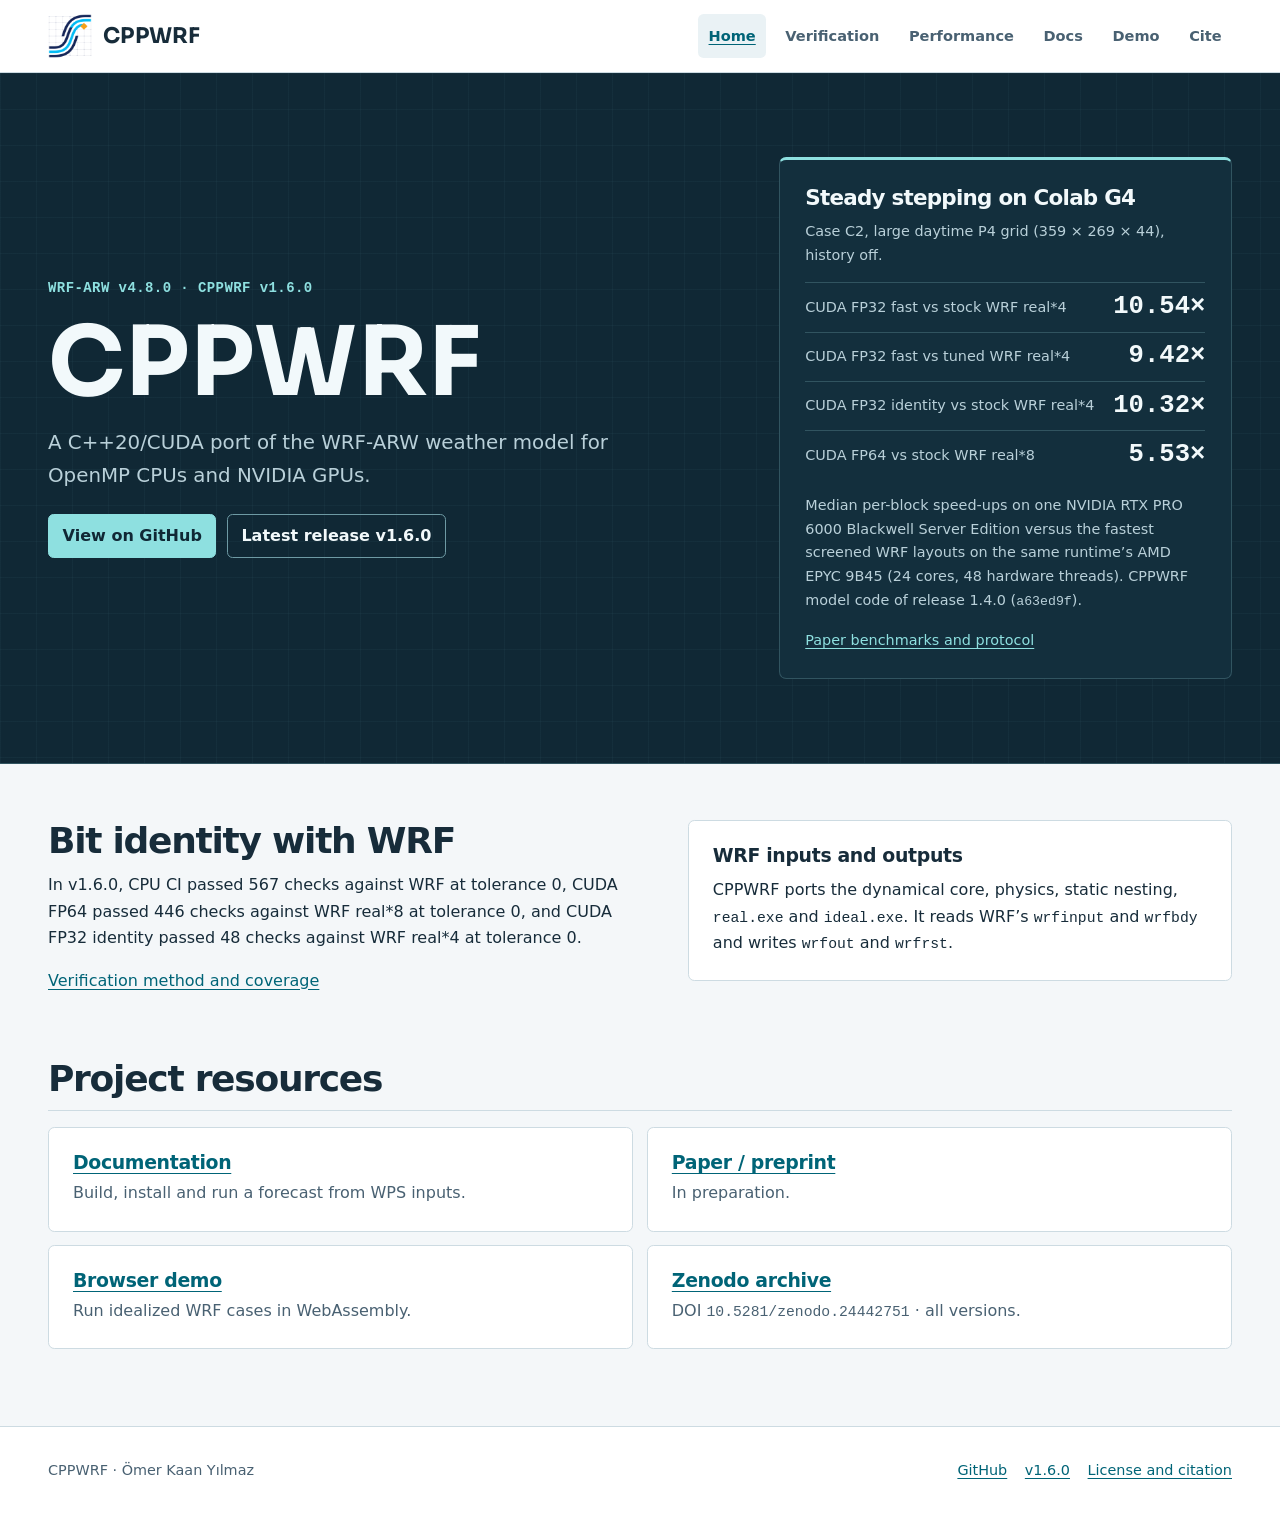
<file: index.html>
<!doctype html>
<html lang="en">
<head>
  <meta charset="utf-8">
  <meta name="viewport" content="width=device-width, initial-scale=1">
  <meta name="description" content="CPPWRF is a C++20/CUDA port of WRF-ARW v4.8.0 for OpenMP CPUs and NVIDIA GPUs.">
  <title>CPPWRF | A C++20/CUDA port of WRF-ARW</title>
  <link rel="icon" type="image/png" href="assets/favicon.png">
  <link rel="stylesheet" href="styles.css">
</head>
<body>
<a class="skip" href="#main">Skip to content</a>
<header class="site-header">
  <div class="shell header-inner">
    <a class="brand" href="index.html"><picture><source srcset="assets/mark-dark.png" media="(prefers-color-scheme: dark)"><img class="brand-mark" src="assets/mark.png" alt="" width="44" height="44"></picture><span class="brand-word">CPPWRF</span></a>
    <nav aria-label="Main">
      <ul class="site-nav">
        <li><a href="index.html" aria-current="page">Home</a></li>
        <li><a href="verification.html">Verification</a></li>
        <li><a href="performance.html">Performance</a></li>
        <li><a href="docs.html">Docs</a></li>
        <li><a href="demo.html">Demo</a></li>
        <li><a href="cite.html">Cite</a></li>
      </ul>
    </nav>
  </div>
</header>
<main id="main" tabindex="-1">
  <section class="hero" aria-labelledby="project">
    <div class="shell hero-layout">
      <div>
        <p class="eyebrow">WRF-ARW v4.8.0 · CPPWRF v1.6.0</p>
        <h1 id="project">CPPWRF</h1>
        <p class="tagline">A C++20/CUDA port of the WRF-ARW weather model for OpenMP CPUs and NVIDIA GPUs.</p>
        <ul class="actions">
          <li><a class="button" href="https://github.com/Xassemblianist/CPPWRF">View on GitHub</a></li>
          <li><a class="button secondary" href="https://github.com/Xassemblianist/CPPWRF/releases/tag/v1.6.0">Latest release v1.6.0</a></li>
        </ul>
      </div>
      <section class="bench-panel" aria-labelledby="bench-head">
        <h2 id="bench-head">Steady stepping on Colab G4</h2>
        <p class="bench-note">Case C2, large daytime P4 grid (359 × 269 × 44), history off.</p>
        <dl class="bench-metrics">
          <div><dt>CUDA FP32 fast vs stock WRF real*4</dt><dd>10.54×</dd></div>
          <div><dt>CUDA FP32 fast vs tuned WRF real*4</dt><dd>9.42×</dd></div>
          <div><dt>CUDA FP32 identity vs stock WRF real*4</dt><dd>10.32×</dd></div>
          <div><dt>CUDA FP64 vs stock WRF real*8</dt><dd>5.53×</dd></div>
        </dl>
        <p class="bench-note">Median per-block speed-ups on one NVIDIA RTX PRO 6000 Blackwell Server Edition versus the fastest screened WRF layouts on the same runtime’s AMD EPYC 9B45 (24 cores, 48 hardware threads). CPPWRF model code of release 1.4.0 (<code>a63ed9f</code>).</p>
        <p class="bench-note"><a href="performance.html">Paper benchmarks and protocol</a></p>
      </section>
    </div>
  </section>
  <div class="shell content home-content">
    <section class="section split" aria-labelledby="identity">
      <div>
        <h2 id="identity">Bit identity with WRF</h2>
        <p>In v1.6.0, CPU CI passed 567 checks against WRF at tolerance 0, CUDA FP64 passed 446 checks against WRF real*8 at tolerance 0, and CUDA FP32 identity passed 48 checks against WRF real*4 at tolerance 0.</p>
        <p><a href="verification.html">Verification method and coverage</a></p>
      </div>
      <div class="panel">
        <h3>WRF inputs and outputs</h3>
        <p>CPPWRF ports the dynamical core, physics, static nesting, <code>real.exe</code> and <code>ideal.exe</code>. It reads WRF’s <code>wrfinput</code> and <code>wrfbdy</code> and writes <code>wrfout</code> and <code>wrfrst</code>.</p>
      </div>
    </section>
    <section class="section" aria-labelledby="resources">
      <h2 class="section-title" id="resources">Project resources</h2>
      <div class="grid">
        <article class="resource"><h3><a href="docs.html">Documentation</a></h3><p>Build, install and run a forecast from WPS inputs.</p></article>
        <article class="resource"><h3><a href="performance.html#paper">Paper / preprint</a></h3><p>In preparation.</p></article>
        <article class="resource"><h3><a href="demo.html">Browser demo</a></h3><p>Run idealized WRF cases in WebAssembly.</p></article>
        <article class="resource"><h3><a href="https://doi.org/10.5281/zenodo.24442751">Zenodo archive</a></h3><p>DOI <code>10.5281/zenodo.24442751</code> · all versions.</p></article>
      </div>
    </section>
  </div>
</main>
<footer class="site-footer">
  <div class="shell footer-inner">
    <p>CPPWRF · Ömer Kaan Yılmaz</p>
    <nav aria-label="Project links">
      <ul class="footer-nav">
        <li><a href="https://github.com/Xassemblianist/CPPWRF">GitHub</a></li>
        <li><a href="https://github.com/Xassemblianist/CPPWRF/releases/tag/v1.6.0">v1.6.0</a></li>
        <li><a href="cite.html#license">License and citation</a></li>
      </ul>
    </nav>
  </div>
</footer>
<script src="assets/header.js" defer></script>
</body>
</html>
</file>
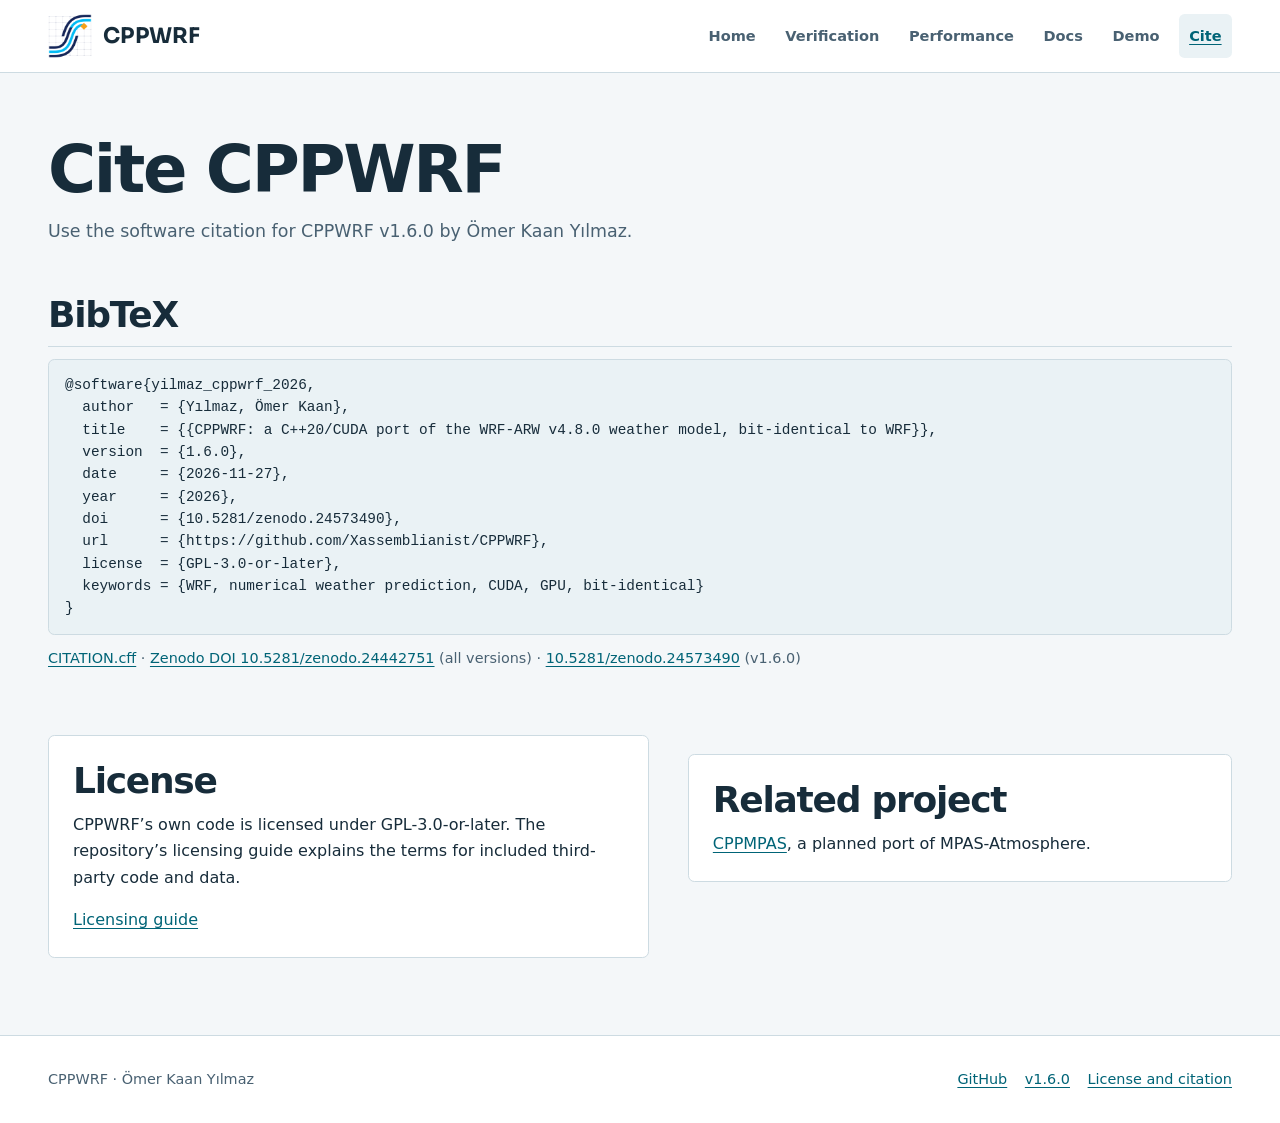
<file: cite.html>
<!doctype html>
<html lang="en">
<head>
  <meta charset="utf-8">
  <meta name="viewport" content="width=device-width, initial-scale=1">
  <meta name="description" content="Cite CPPWRF v1.6.0, find its Zenodo DOI, and read the software licensing terms.">
  <title>Cite | CPPWRF</title>
  <link rel="icon" type="image/png" href="assets/favicon.png">
  <link rel="stylesheet" href="styles.css">
</head>
<body>
<a class="skip" href="#main">Skip to content</a>
<header class="site-header">
  <div class="shell header-inner">
    <a class="brand" href="index.html"><picture><source srcset="assets/mark-dark.png" media="(prefers-color-scheme: dark)"><img class="brand-mark" src="assets/mark.png" alt="" width="44" height="44"></picture><span class="brand-word">CPPWRF</span></a>
    <nav aria-label="Main">
      <ul class="site-nav">
        <li><a href="index.html">Home</a></li>
        <li><a href="verification.html">Verification</a></li>
        <li><a href="performance.html">Performance</a></li>
        <li><a href="docs.html">Docs</a></li>
        <li><a href="demo.html">Demo</a></li>
        <li><a href="cite.html" aria-current="page">Cite</a></li>
      </ul>
    </nav>
  </div>
</header>
<main id="main" tabindex="-1">
  <header class="shell page-head">
    <h1>Cite CPPWRF</h1>
    <p class="measure">Use the software citation for CPPWRF v1.6.0 by Ömer Kaan Yılmaz.</p>
  </header>
  <div class="shell content">
    <section class="section" id="citation">
      <h2 class="section-title">BibTeX</h2>
      <pre><code>@software{yilmaz_cppwrf_2026,
  author   = {Yılmaz, Ömer Kaan},
  title    = {{CPPWRF: a C++20/CUDA port of the WRF-ARW v4.8.0 weather model, bit-identical to WRF}},
  version  = {1.6.0},
  date     = {2026-11-27},
  year     = {2026},
  doi      = {10.5281/zenodo.24573490},
  url      = {https://github.com/Xassemblianist/CPPWRF},
  license  = {GPL-3.0-or-later},
  keywords = {WRF, numerical weather prediction, CUDA, GPU, bit-identical}
}</code></pre>
      <p class="fit-note"><a href="https://github.com/Xassemblianist/CPPWRF/blob/v1.6.0/CITATION.cff">CITATION.cff</a> · <a href="https://doi.org/10.5281/zenodo.24442751">Zenodo DOI 10.5281/zenodo.24442751</a> (all versions) · <a href="https://doi.org/10.5281/zenodo.24573490">10.5281/zenodo.24573490</a> (v1.6.0)</p>
    </section>
    <section class="section split" id="license" aria-label="License and related project">
      <article class="panel">
        <h2>License</h2>
        <p>CPPWRF’s own code is licensed under GPL-3.0-or-later. The repository’s licensing guide explains the terms for included third-party code and data.</p>
        <p><a href="https://github.com/Xassemblianist/CPPWRF/blob/v1.6.0/docs/LICENSING.md">Licensing guide</a></p>
      </article>
      <article class="panel">
        <h2>Related project</h2>
        <p><a href="https://github.com/Xassemblianist/CPPMPAS">CPPMPAS</a>, a planned port of MPAS-Atmosphere.</p>
      </article>
    </section>
  </div>
</main>
<footer class="site-footer">
  <div class="shell footer-inner">
    <p>CPPWRF · Ömer Kaan Yılmaz</p>
    <nav aria-label="Project links">
      <ul class="footer-nav">
        <li><a href="https://github.com/Xassemblianist/CPPWRF">GitHub</a></li>
        <li><a href="https://github.com/Xassemblianist/CPPWRF/releases/tag/v1.6.0">v1.6.0</a></li>
        <li><a href="cite.html#license">License and citation</a></li>
      </ul>
    </nav>
  </div>
</footer>
<script src="assets/header.js" defer></script>
</body>
</html>
</file>
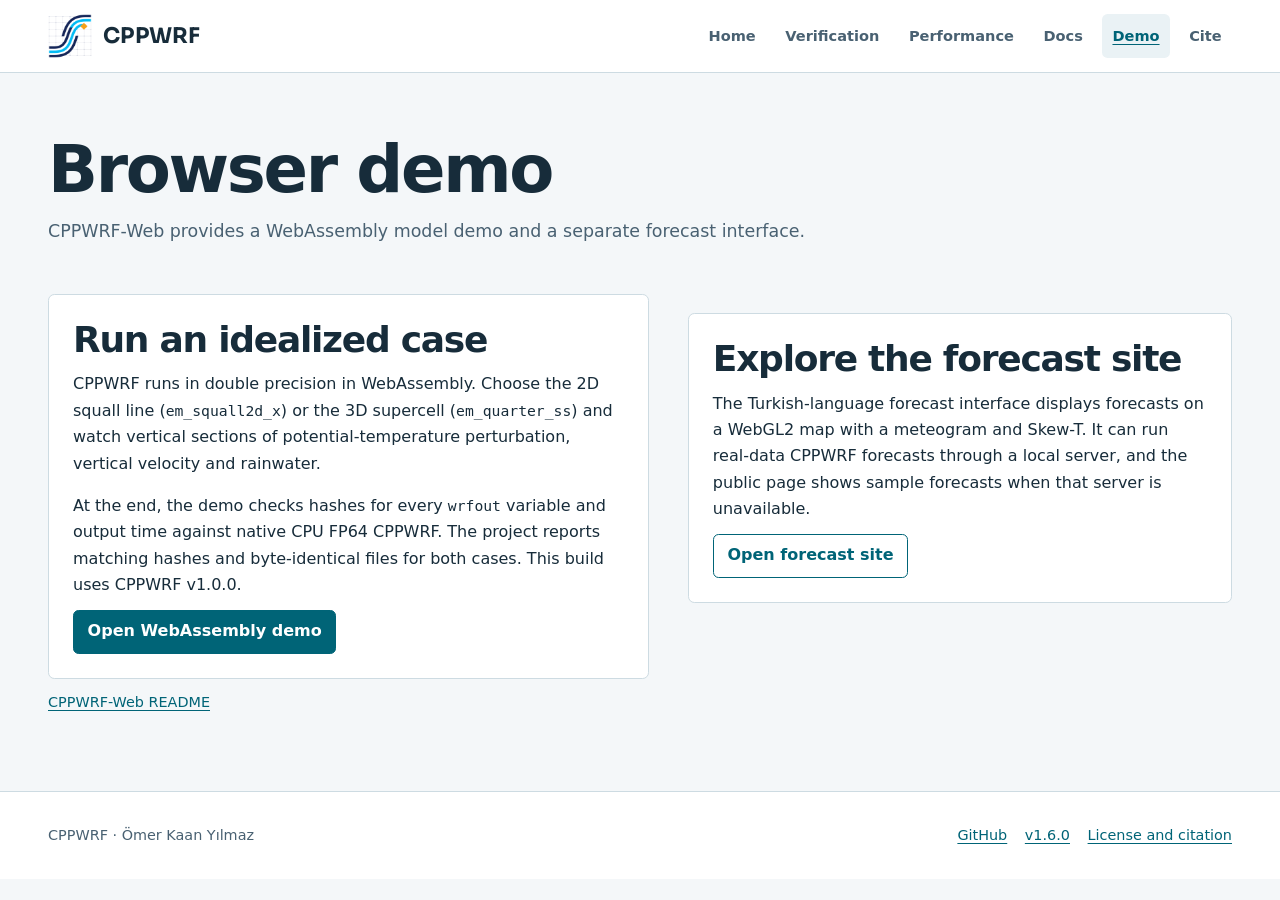
<file: demo.html>
<!doctype html>
<html lang="en">
<head>
  <meta charset="utf-8">
  <meta name="viewport" content="width=device-width, initial-scale=1">
  <meta name="description" content="Run idealized CPPWRF cases in WebAssembly or explore the separate forecast site.">
  <title>Demo | CPPWRF</title>
  <link rel="icon" type="image/png" href="assets/favicon.png">
  <link rel="stylesheet" href="styles.css">
</head>
<body>
<a class="skip" href="#main">Skip to content</a>
<header class="site-header">
  <div class="shell header-inner">
    <a class="brand" href="index.html"><picture><source srcset="assets/mark-dark.png" media="(prefers-color-scheme: dark)"><img class="brand-mark" src="assets/mark.png" alt="" width="44" height="44"></picture><span class="brand-word">CPPWRF</span></a>
    <nav aria-label="Main">
      <ul class="site-nav">
        <li><a href="index.html">Home</a></li>
        <li><a href="verification.html">Verification</a></li>
        <li><a href="performance.html">Performance</a></li>
        <li><a href="docs.html">Docs</a></li>
        <li><a href="demo.html" aria-current="page">Demo</a></li>
        <li><a href="cite.html">Cite</a></li>
      </ul>
    </nav>
  </div>
</header>
<main id="main" tabindex="-1">
  <header class="shell page-head">
    <h1>Browser demo</h1>
    <p class="measure">CPPWRF-Web provides a WebAssembly model demo and a separate forecast interface.</p>
  </header>
  <div class="shell content">
    <section class="section split" aria-label="CPPWRF-Web pages">
      <article class="panel">
        <h2>Run an idealized case</h2>
        <p>CPPWRF runs in double precision in WebAssembly. Choose the 2D squall line (<code>em_squall2d_x</code>) or the 3D supercell (<code>em_quarter_ss</code>) and watch vertical sections of potential-temperature perturbation, vertical velocity and rainwater.</p>
        <p>At the end, the demo checks hashes for every <code>wrfout</code> variable and output time against native CPU FP64 CPPWRF. The project reports matching hashes and byte-identical files for both cases. This build uses CPPWRF v1.0.0.</p>
        <ul class="actions"><li><a class="button" href="https://xassemblianist.github.io/CPPWRF-WEB/web1.html">Open WebAssembly demo</a></li></ul>
      </article>
      <article class="panel">
        <h2>Explore the forecast site</h2>
        <p>The Turkish-language forecast interface displays forecasts on a WebGL2 map with a meteogram and Skew-T. It can run real-data CPPWRF forecasts through a local server, and the public page shows sample forecasts when that server is unavailable.</p>
        <ul class="actions"><li><a class="button secondary" href="https://xassemblianist.github.io/CPPWRF-WEB/">Open forecast site</a></li></ul>
      </article>
    </section>
    <p class="fit-note"><a href="https://github.com/Xassemblianist/CPPWRF-WEB/blob/main/README.md">CPPWRF-Web README</a></p>
  </div>
</main>
<footer class="site-footer">
  <div class="shell footer-inner">
    <p>CPPWRF · Ömer Kaan Yılmaz</p>
    <nav aria-label="Project links">
      <ul class="footer-nav">
        <li><a href="https://github.com/Xassemblianist/CPPWRF">GitHub</a></li>
        <li><a href="https://github.com/Xassemblianist/CPPWRF/releases/tag/v1.6.0">v1.6.0</a></li>
        <li><a href="cite.html#license">License and citation</a></li>
      </ul>
    </nav>
  </div>
</footer>
<script src="assets/header.js" defer></script>
</body>
</html>
</file>
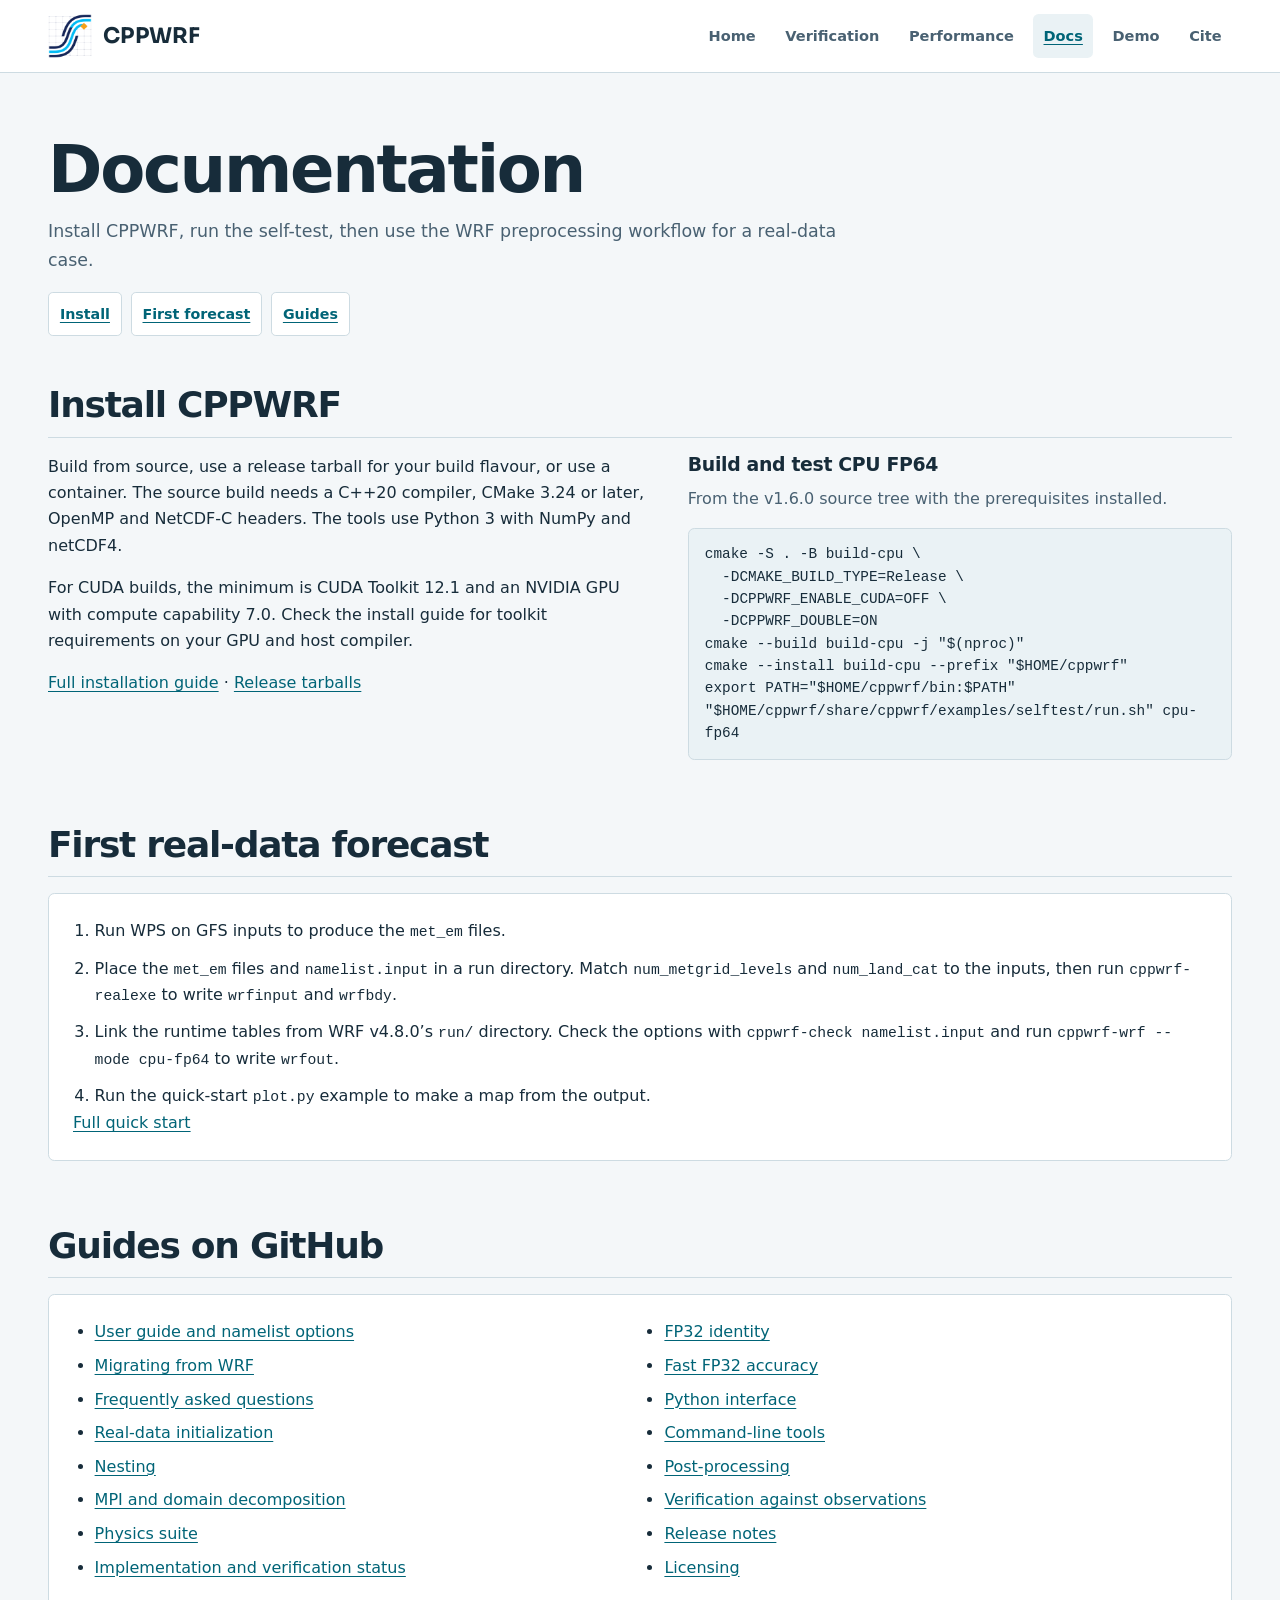
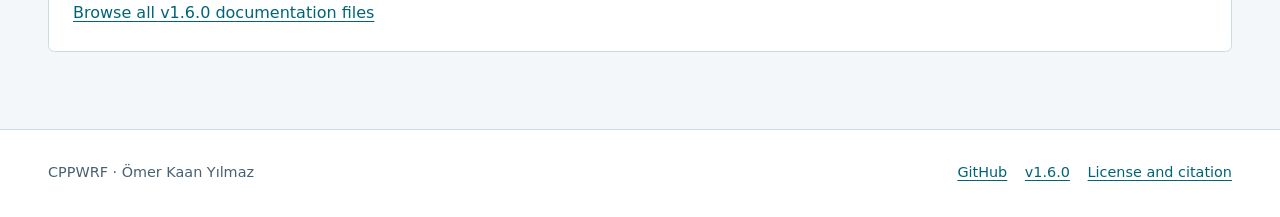
<file: docs.html>
<!doctype html>
<html lang="en">
<head>
  <meta charset="utf-8">
  <meta name="viewport" content="width=device-width, initial-scale=1">
  <meta name="description" content="Install CPPWRF, run the self-test, and start a real-data forecast with WPS inputs.">
  <title>Docs | CPPWRF</title>
  <link rel="icon" type="image/png" href="assets/favicon.png">
  <link rel="stylesheet" href="styles.css">
</head>
<body>
<a class="skip" href="#main">Skip to content</a>
<header class="site-header">
  <div class="shell header-inner">
    <a class="brand" href="index.html"><picture><source srcset="assets/mark-dark.png" media="(prefers-color-scheme: dark)"><img class="brand-mark" src="assets/mark.png" alt="" width="44" height="44"></picture><span class="brand-word">CPPWRF</span></a>
    <nav aria-label="Main">
      <ul class="site-nav">
        <li><a href="index.html">Home</a></li>
        <li><a href="verification.html">Verification</a></li>
        <li><a href="performance.html">Performance</a></li>
        <li><a href="docs.html" aria-current="page">Docs</a></li>
        <li><a href="demo.html">Demo</a></li>
        <li><a href="cite.html">Cite</a></li>
      </ul>
    </nav>
  </div>
</header>
<main id="main" tabindex="-1">
  <header class="shell page-head">
    <h1>Documentation</h1>
    <p class="measure">Install CPPWRF, run the self-test, then use the WRF preprocessing workflow for a real-data case.</p>
    <nav aria-label="On this page">
      <ul class="jump-links">
        <li><a href="#install">Install</a></li>
        <li><a href="#forecast">First forecast</a></li>
        <li><a href="#guides">Guides</a></li>
      </ul>
    </nav>
  </header>
  <div class="shell content">
    <section class="section" id="install">
      <h2 class="section-title">Install CPPWRF</h2>
      <div class="split">
        <div>
          <p>Build from source, use a release tarball for your build flavour, or use a container. The source build needs a C++20 compiler, CMake 3.24 or later, OpenMP and NetCDF-C headers. The tools use Python 3 with NumPy and netCDF4.</p>
          <p>For CUDA builds, the minimum is CUDA Toolkit 12.1 and an NVIDIA GPU with compute capability 7.0. Check the install guide for toolkit requirements on your GPU and host compiler.</p>
          <p><a href="https://github.com/Xassemblianist/CPPWRF/blob/v1.6.0/docs/INSTALL.md">Full installation guide</a> · <a href="https://github.com/Xassemblianist/CPPWRF/releases/tag/v1.6.0">Release tarballs</a></p>
        </div>
        <div>
          <h3>Build and test CPU FP64</h3>
          <p class="small">From the v1.6.0 source tree with the prerequisites installed.</p>
          <pre><code>cmake -S . -B build-cpu \
  -DCMAKE_BUILD_TYPE=Release \
  -DCPPWRF_ENABLE_CUDA=OFF \
  -DCPPWRF_DOUBLE=ON
cmake --build build-cpu -j "$(nproc)"
cmake --install build-cpu --prefix "$HOME/cppwrf"
export PATH="$HOME/cppwrf/bin:$PATH"
"$HOME/cppwrf/share/cppwrf/examples/selftest/run.sh" cpu-fp64</code></pre>
        </div>
      </div>
    </section>
    <section class="section" id="forecast">
      <h2 class="section-title">First real-data forecast</h2>
      <div class="panel">
        <ol class="step-list">
          <li>Run WPS on GFS inputs to produce the <code>met_em</code> files.</li>
          <li>Place the <code>met_em</code> files and <code>namelist.input</code> in a run directory. Match <code>num_metgrid_levels</code> and <code>num_land_cat</code> to the inputs, then run <code>cppwrf-realexe</code> to write <code>wrfinput</code> and <code>wrfbdy</code>.</li>
          <li>Link the runtime tables from WRF v4.8.0’s <code>run/</code> directory. Check the options with <code>cppwrf-check namelist.input</code> and run <code>cppwrf-wrf --mode cpu-fp64</code> to write <code>wrfout</code>.</li>
          <li>Run the quick-start <code>plot.py</code> example to make a map from the output.</li>
        </ol>
        <p><a href="https://github.com/Xassemblianist/CPPWRF/blob/v1.6.0/docs/QUICKSTART.md">Full quick start</a></p>
      </div>
    </section>
    <section class="section" id="guides">
      <h2 class="section-title">Guides on GitHub</h2>
      <div class="panel">
        <ul class="link-list">
          <li><a href="https://github.com/Xassemblianist/CPPWRF/blob/v1.6.0/docs/USER_GUIDE.md">User guide and namelist options</a></li>
          <li><a href="https://github.com/Xassemblianist/CPPWRF/blob/v1.6.0/docs/MIGRATING_FROM_WRF.md">Migrating from WRF</a></li>
          <li><a href="https://github.com/Xassemblianist/CPPWRF/blob/v1.6.0/docs/FAQ.md">Frequently asked questions</a></li>
          <li><a href="https://github.com/Xassemblianist/CPPWRF/blob/v1.6.0/docs/REAL.md">Real-data initialization</a></li>
          <li><a href="https://github.com/Xassemblianist/CPPWRF/blob/v1.6.0/docs/NESTING.md">Nesting</a></li>
          <li><a href="https://github.com/Xassemblianist/CPPWRF/blob/v1.6.0/docs/MPI.md">MPI and domain decomposition</a></li>
          <li><a href="https://github.com/Xassemblianist/CPPWRF/blob/v1.6.0/docs/PHYSICS_SUITE.md">Physics suite</a></li>
          <li><a href="https://github.com/Xassemblianist/CPPWRF/blob/v1.6.0/docs/STATUS.md">Implementation and verification status</a></li>
          <li><a href="https://github.com/Xassemblianist/CPPWRF/blob/v1.6.0/docs/FP32_IDENTITY.md">FP32 identity</a></li>
          <li><a href="https://github.com/Xassemblianist/CPPWRF/blob/v1.6.0/docs/FP32_ACCURACY.md">Fast FP32 accuracy</a></li>
          <li><a href="https://github.com/Xassemblianist/CPPWRF/blob/v1.6.0/docs/PYTHON.md">Python interface</a></li>
          <li><a href="https://github.com/Xassemblianist/CPPWRF/blob/v1.6.0/docs/TOOLS.md">Command-line tools</a></li>
          <li><a href="https://github.com/Xassemblianist/CPPWRF/blob/v1.6.0/docs/POST.md">Post-processing</a></li>
          <li><a href="https://github.com/Xassemblianist/CPPWRF/blob/v1.6.0/docs/VERIFY_OBS.md">Verification against observations</a></li>
          <li><a href="https://github.com/Xassemblianist/CPPWRF/blob/v1.6.0/docs/RELEASE_NOTES.md">Release notes</a></li>
          <li><a href="https://github.com/Xassemblianist/CPPWRF/blob/v1.6.0/docs/LICENSING.md">Licensing</a></li>
        </ul>
        <p><a href="https://github.com/Xassemblianist/CPPWRF/tree/v1.6.0/docs">Browse all v1.6.0 documentation files</a></p>
      </div>
    </section>
  </div>
</main>
<footer class="site-footer">
  <div class="shell footer-inner">
    <p>CPPWRF · Ömer Kaan Yılmaz</p>
    <nav aria-label="Project links">
      <ul class="footer-nav">
        <li><a href="https://github.com/Xassemblianist/CPPWRF">GitHub</a></li>
        <li><a href="https://github.com/Xassemblianist/CPPWRF/releases/tag/v1.6.0">v1.6.0</a></li>
        <li><a href="cite.html#license">License and citation</a></li>
      </ul>
    </nav>
  </div>
</footer>
<script src="assets/header.js" defer></script>
</body>
</html>
</file>
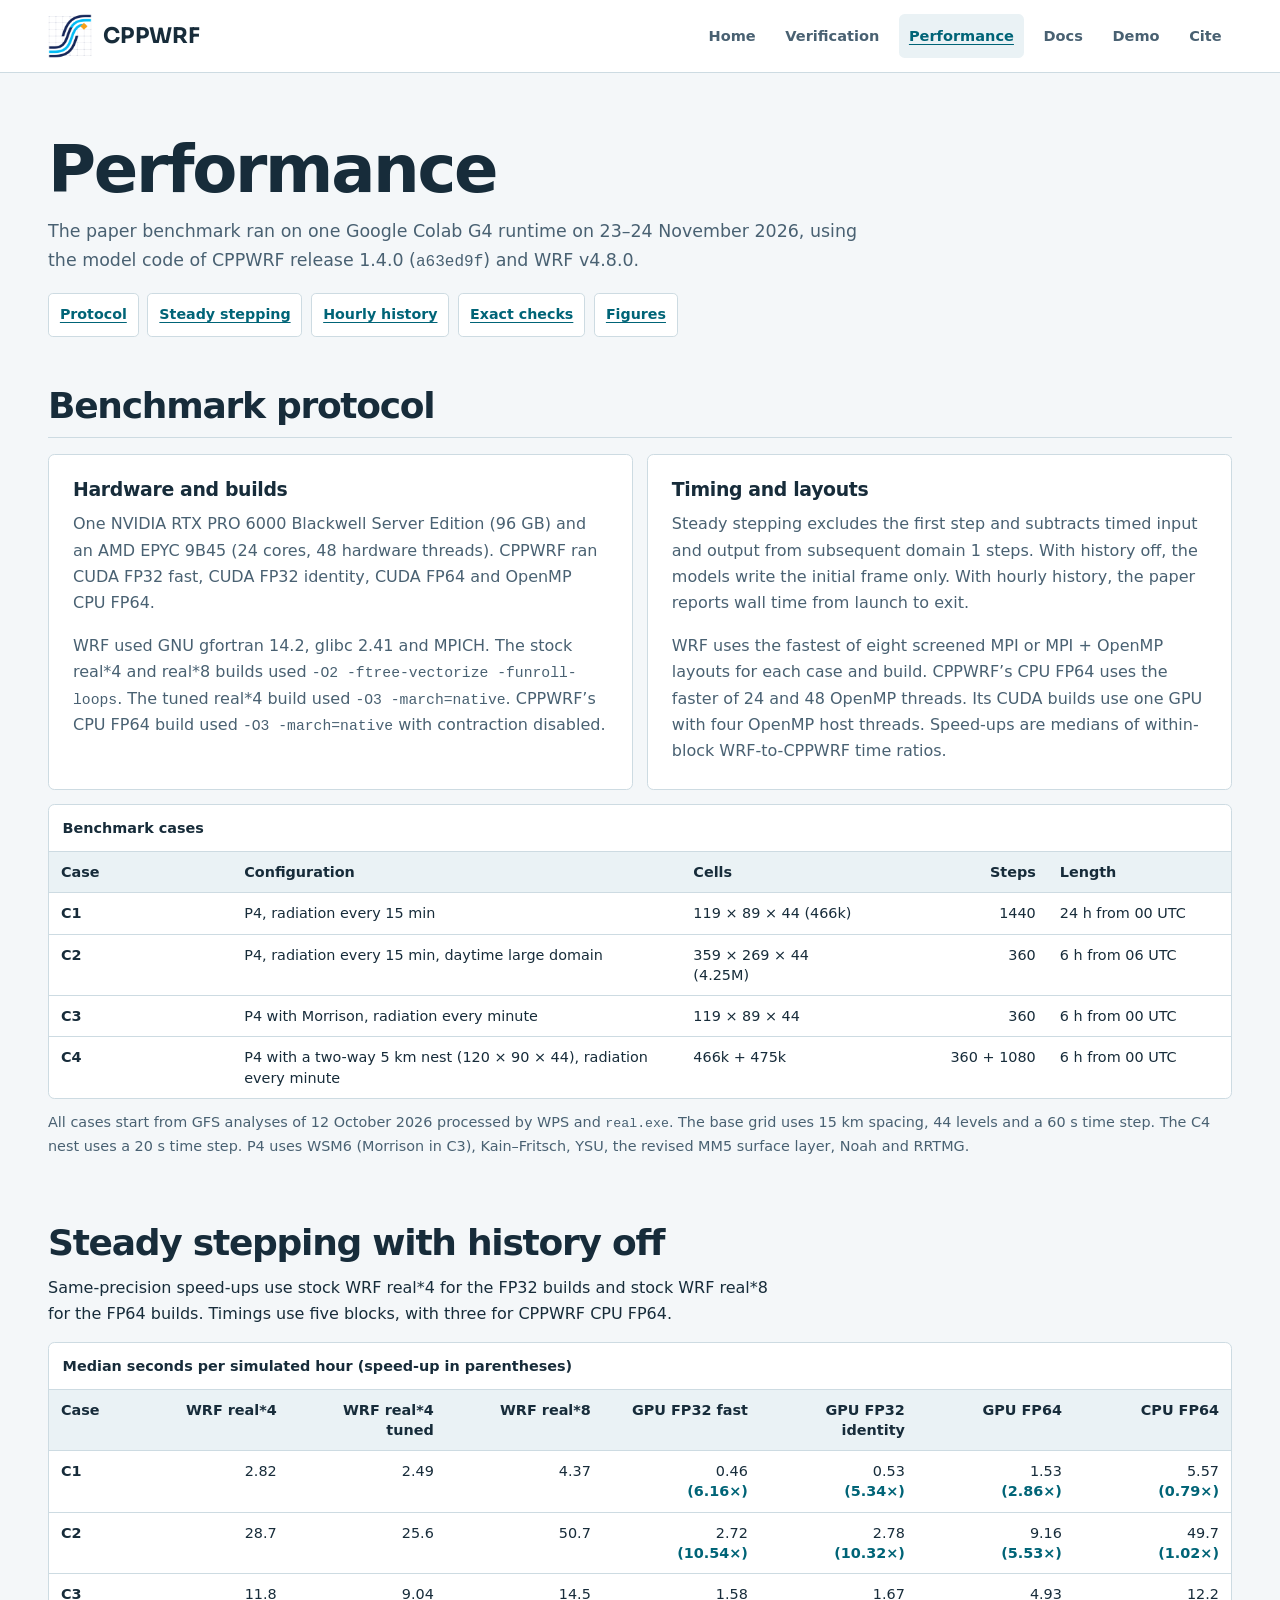
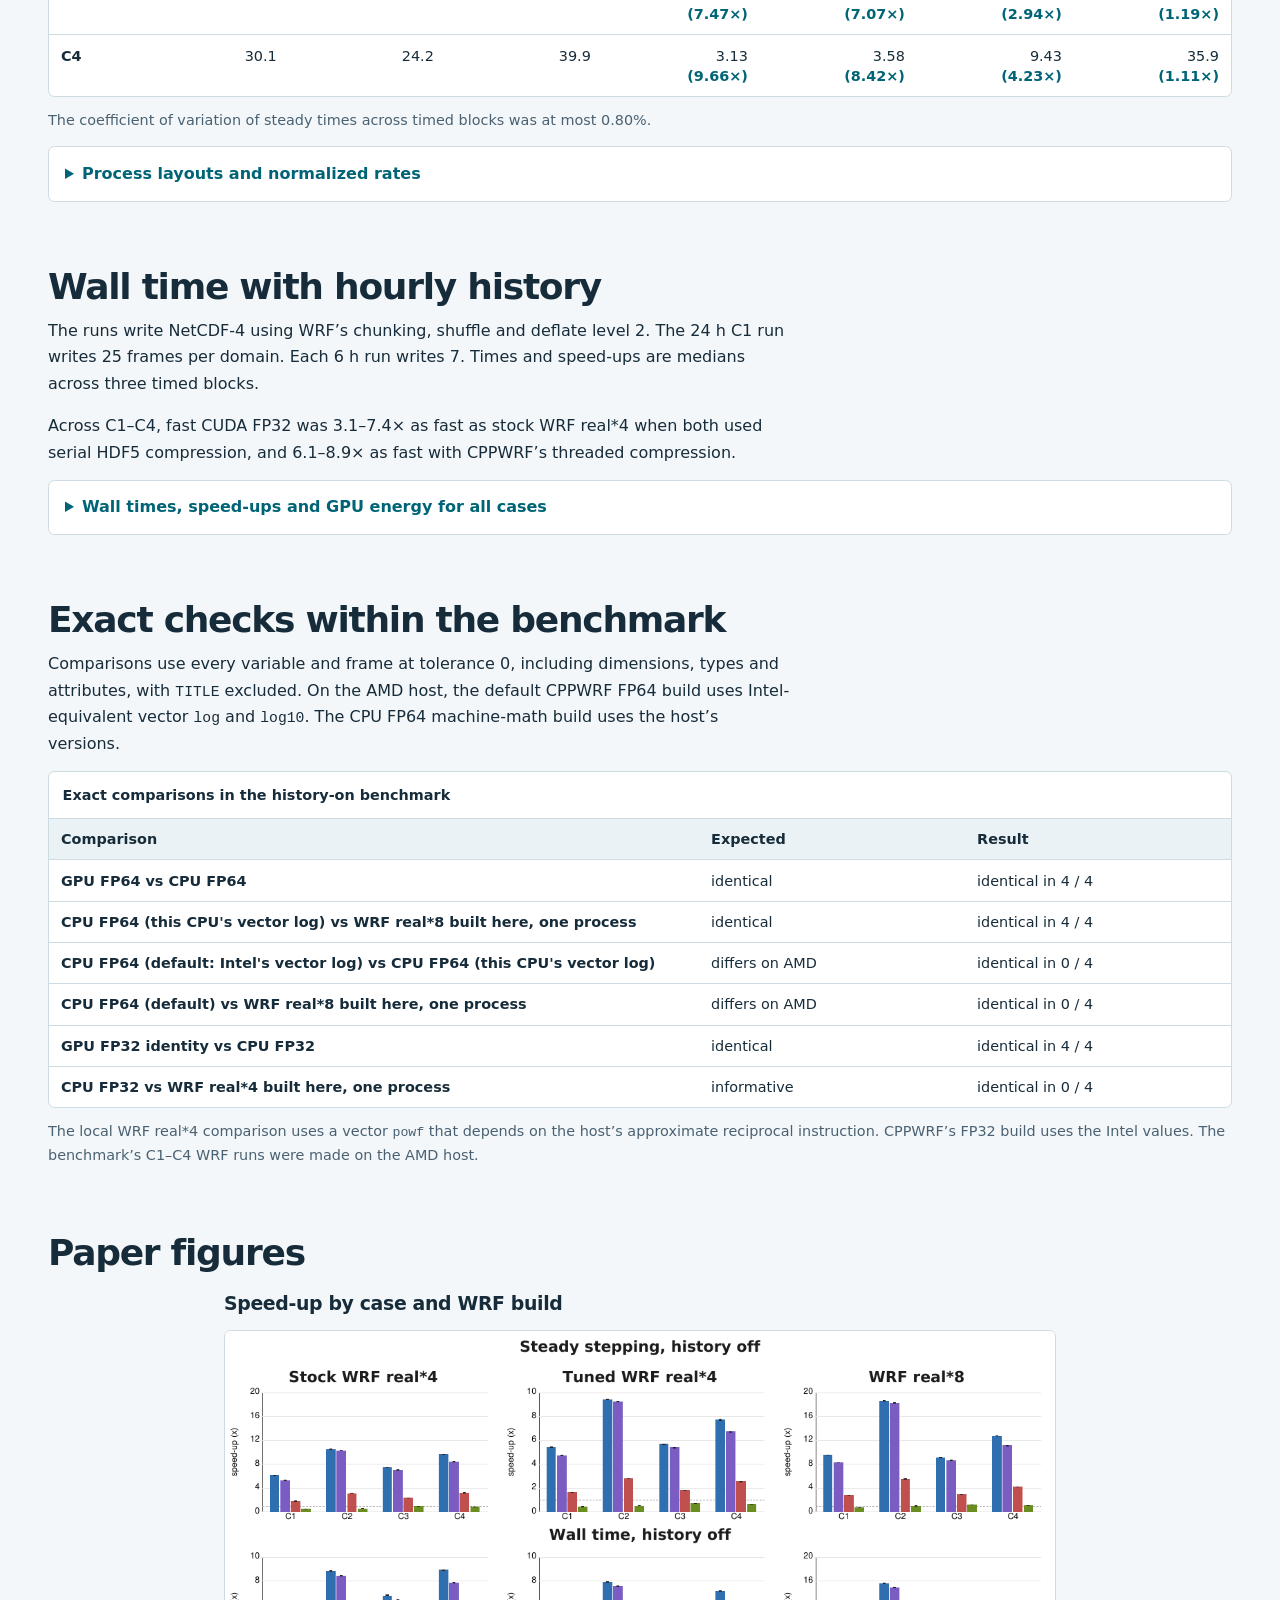
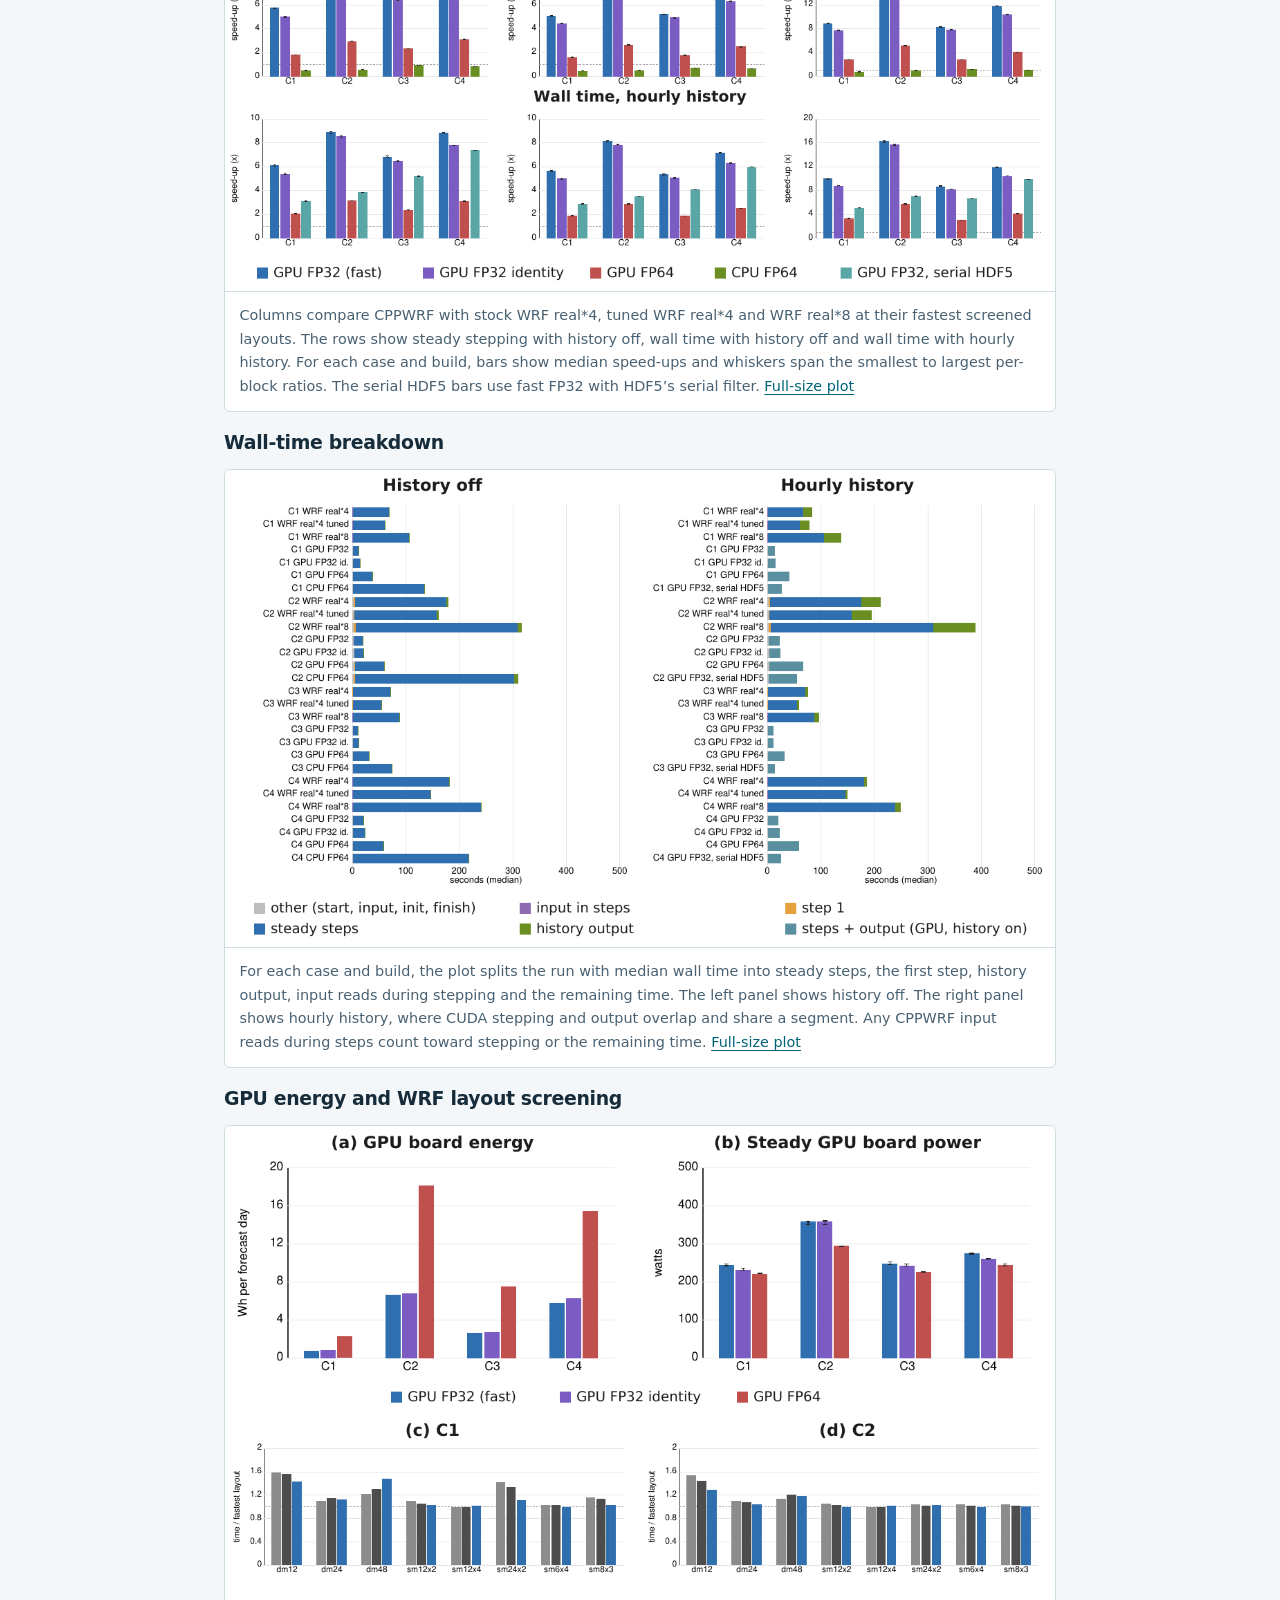
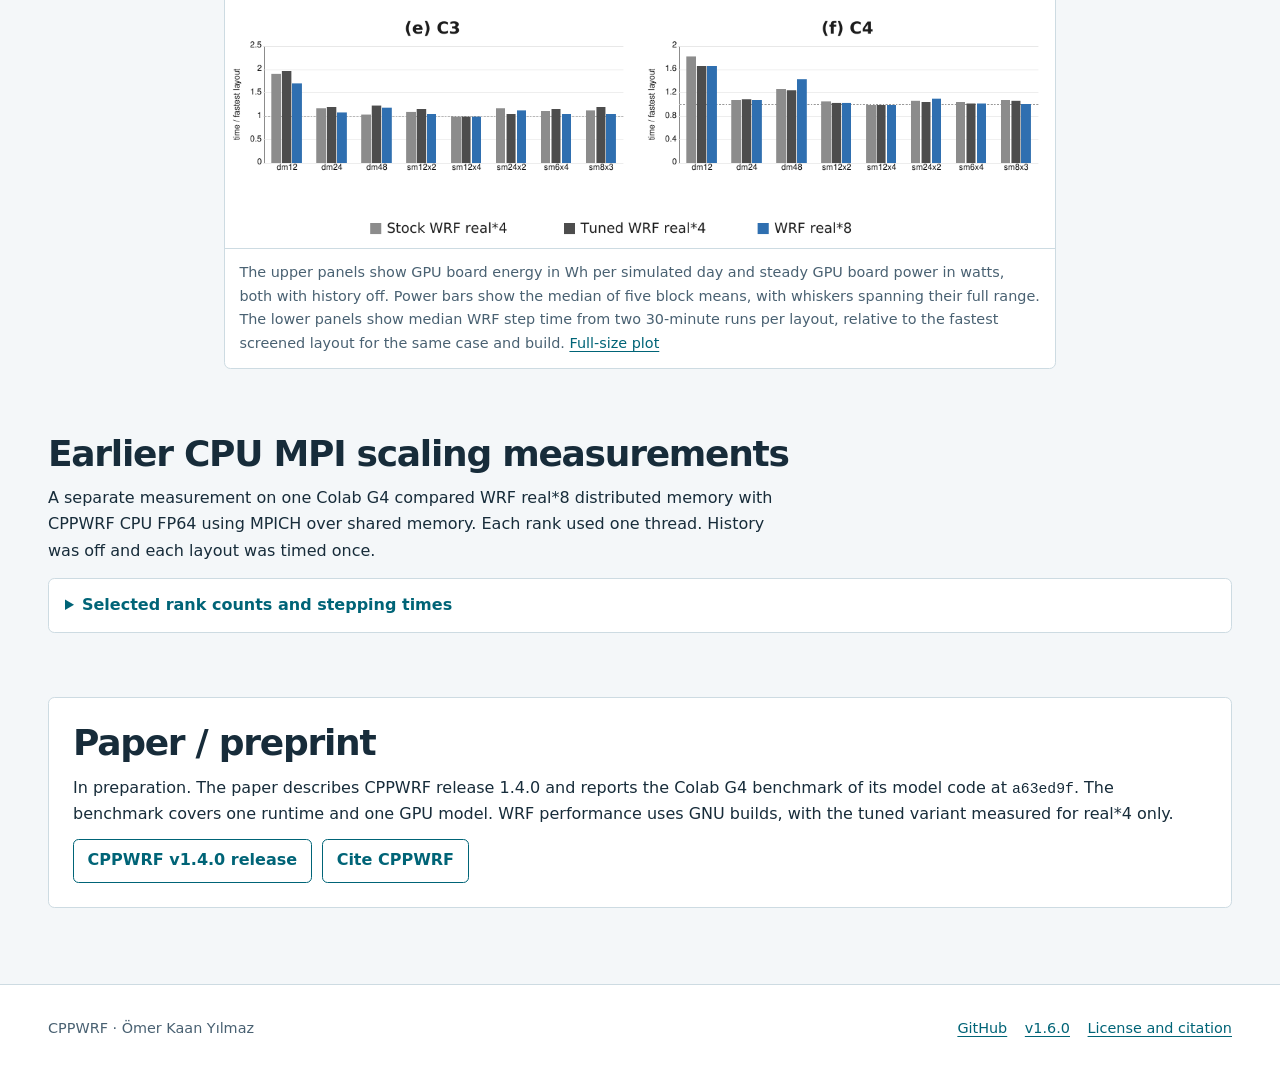
<file: performance.html>
<!doctype html>
<html lang="en">
<head>
  <meta charset="utf-8">
  <meta name="viewport" content="width=device-width, initial-scale=1">
  <meta name="description" content="CPPWRF paper benchmark cases, build settings, steady stepping, hourly history and verification results on Colab G4.">
  <title>Performance | CPPWRF</title>
  <link rel="icon" type="image/png" href="assets/favicon.png">
  <link rel="stylesheet" href="styles.css">
</head>
<body>
<a class="skip" href="#main">Skip to content</a>
<header class="site-header">
  <div class="shell header-inner">
    <a class="brand" href="index.html"><picture><source srcset="assets/mark-dark.png" media="(prefers-color-scheme: dark)"><img class="brand-mark" src="assets/mark.png" alt="" width="44" height="44"></picture><span class="brand-word">CPPWRF</span></a>
    <nav aria-label="Main">
      <ul class="site-nav">
        <li><a href="index.html">Home</a></li>
        <li><a href="verification.html">Verification</a></li>
        <li><a href="performance.html" aria-current="page">Performance</a></li>
        <li><a href="docs.html">Docs</a></li>
        <li><a href="demo.html">Demo</a></li>
        <li><a href="cite.html">Cite</a></li>
      </ul>
    </nav>
  </div>
</header>
<main id="main" tabindex="-1">
  <header class="shell page-head">
    <h1>Performance</h1>
    <p class="measure">The paper benchmark ran on one Google Colab G4 runtime on 23–24 November 2026, using the model code of CPPWRF release 1.4.0 (<code>a63ed9f</code>) and WRF v4.8.0.</p>
    <nav aria-label="On this page">
      <ul class="jump-links">
        <li><a href="#protocol">Protocol</a></li>
        <li><a href="#steady">Steady stepping</a></li>
        <li><a href="#history">Hourly history</a></li>
        <li><a href="#comparison">Exact checks</a></li>
        <li><a href="#figures">Figures</a></li>
      </ul>
    </nav>
  </header>
  <div class="shell content">
    <section class="section" id="protocol">
      <h2 class="section-title">Benchmark protocol</h2>
      <div class="grid">
        <article class="method-card">
          <h3>Hardware and builds</h3>
          <p>One NVIDIA RTX PRO 6000 Blackwell Server Edition (96 GB) and an AMD EPYC 9B45 (24 cores, 48 hardware threads). CPPWRF ran CUDA FP32 fast, CUDA FP32 identity, CUDA FP64 and OpenMP CPU FP64.</p>
          <p>WRF used GNU gfortran 14.2, glibc 2.41 and MPICH. The stock real*4 and real*8 builds used <code>-O2 -ftree-vectorize -funroll-loops</code>. The tuned real*4 build used <code>-O3 -march=native</code>. CPPWRF’s CPU FP64 build used <code>-O3 -march=native</code> with contraction disabled.</p>
        </article>
        <article class="method-card">
          <h3>Timing and layouts</h3>
          <p>Steady stepping excludes the first step and subtracts timed input and output from subsequent domain 1 steps. With history off, the models write the initial frame only. With hourly history, the paper reports wall time from launch to exit.</p>
          <p>WRF uses the fastest of eight screened MPI or MPI + OpenMP layouts for each case and build. CPPWRF’s CPU FP64 uses the faster of 24 and 48 OpenMP threads. Its CUDA builds use one GPU with four OpenMP host threads. Speed-ups are medians of within-block WRF-to-CPPWRF time ratios.</p>
        </article>
      </div>
      <div class="table-box">
        <table role="table" class="case-table">
          <caption>Benchmark cases</caption>
          <thead role="rowgroup">
            <tr role="row">
              <th role="columnheader" scope="col">Case</th>
              <th role="columnheader" scope="col" class="configuration">Configuration</th>
              <th role="columnheader" scope="col">Cells</th>
              <th role="columnheader" scope="col" class="num">Steps</th>
              <th role="columnheader" scope="col">Length</th>
            </tr>
          </thead>
          <tbody role="rowgroup">
            <tr role="row">
              <th role="rowheader" scope="row">C1</th>
              <td role="cell"><span class="cell-label" aria-hidden="true">Configuration</span><span>P4, radiation every 15 min</span></td>
              <td role="cell"><span class="cell-label" aria-hidden="true">Cells</span><span>119 × 89 × 44 (466k)</span></td>
              <td role="cell" class="num"><span class="cell-label" aria-hidden="true">Steps</span><span>1440</span></td>
              <td role="cell"><span class="cell-label" aria-hidden="true">Length</span><span>24 h from 00 UTC</span></td>
            </tr>
            <tr role="row">
              <th role="rowheader" scope="row">C2</th>
              <td role="cell"><span class="cell-label" aria-hidden="true">Configuration</span><span>P4, radiation every 15 min, daytime large domain</span></td>
              <td role="cell"><span class="cell-label" aria-hidden="true">Cells</span><span>359 × 269 × 44 (4.25M)</span></td>
              <td role="cell" class="num"><span class="cell-label" aria-hidden="true">Steps</span><span>360</span></td>
              <td role="cell"><span class="cell-label" aria-hidden="true">Length</span><span>6 h from 06 UTC</span></td>
            </tr>
            <tr role="row">
              <th role="rowheader" scope="row">C3</th>
              <td role="cell"><span class="cell-label" aria-hidden="true">Configuration</span><span>P4 with Morrison, radiation every minute</span></td>
              <td role="cell"><span class="cell-label" aria-hidden="true">Cells</span><span>119 × 89 × 44</span></td>
              <td role="cell" class="num"><span class="cell-label" aria-hidden="true">Steps</span><span>360</span></td>
              <td role="cell"><span class="cell-label" aria-hidden="true">Length</span><span>6 h from 00 UTC</span></td>
            </tr>
            <tr role="row">
              <th role="rowheader" scope="row">C4</th>
              <td role="cell"><span class="cell-label" aria-hidden="true">Configuration</span><span>P4 with a two-way 5 km nest (120 × 90 × 44), radiation every minute</span></td>
              <td role="cell"><span class="cell-label" aria-hidden="true">Cells</span><span>466k + 475k</span></td>
              <td role="cell" class="num"><span class="cell-label" aria-hidden="true">Steps</span><span>360 + 1080</span></td>
              <td role="cell"><span class="cell-label" aria-hidden="true">Length</span><span>6 h from 00 UTC</span></td>
            </tr>
          </tbody>
        </table>
      </div>
      <p class="fit-note">All cases start from GFS analyses of 12 October 2026 processed by WPS and <code>real.exe</code>. The base grid uses 15 km spacing, 44 levels and a 60 s time step. The C4 nest uses a 20 s time step. P4 uses WSM6 (Morrison in C3), Kain–Fritsch, YSU, the revised MM5 surface layer, Noah and RRTMG.</p>
    </section>

    <section class="section" id="steady">
      <h2>Steady stepping with history off</h2>
      <p class="measure">Same-precision speed-ups use stock WRF real*4 for the FP32 builds and stock WRF real*8 for the FP64 builds. Timings use five blocks, with three for CPPWRF CPU FP64.</p>
      <div class="table-box">
        <table role="table" class="matrix">
          <caption>Median seconds per simulated hour (speed-up in parentheses)</caption>
          <thead role="rowgroup">
            <tr role="row">
              <th role="columnheader" scope="col">Case</th>
              <th role="columnheader" scope="col" class="num">WRF real*4</th>
              <th role="columnheader" scope="col" class="num">WRF real*4 tuned</th>
              <th role="columnheader" scope="col" class="num">WRF real*8</th>
              <th role="columnheader" scope="col" class="num">GPU FP32 fast</th>
              <th role="columnheader" scope="col" class="num">GPU FP32 identity</th>
              <th role="columnheader" scope="col" class="num">GPU FP64</th>
              <th role="columnheader" scope="col" class="num">CPU FP64</th>
            </tr>
          </thead>
          <tbody role="rowgroup">
            <tr role="row">
              <th role="rowheader" scope="row">C1</th>
              <td role="cell" class="num"><span class="cell-label" aria-hidden="true">WRF real*4</span><span>2.82</span></td>
              <td role="cell" class="num"><span class="cell-label" aria-hidden="true">WRF real*4 tuned</span><span>2.49</span></td>
              <td role="cell" class="num"><span class="cell-label" aria-hidden="true">WRF real*8</span><span>4.37</span></td>
              <td role="cell" class="num"><span class="cell-label" aria-hidden="true">GPU FP32 fast</span><span>0.46 <span class="ratio">(6.16×)</span></span></td>
              <td role="cell" class="num"><span class="cell-label" aria-hidden="true">GPU FP32 identity</span><span>0.53 <span class="ratio">(5.34×)</span></span></td>
              <td role="cell" class="num"><span class="cell-label" aria-hidden="true">GPU FP64</span><span>1.53 <span class="ratio">(2.86×)</span></span></td>
              <td role="cell" class="num"><span class="cell-label" aria-hidden="true">CPU FP64</span><span>5.57 <span class="ratio">(0.79×)</span></span></td>
            </tr>
            <tr role="row">
              <th role="rowheader" scope="row">C2</th>
              <td role="cell" class="num"><span class="cell-label" aria-hidden="true">WRF real*4</span><span>28.7</span></td>
              <td role="cell" class="num"><span class="cell-label" aria-hidden="true">WRF real*4 tuned</span><span>25.6</span></td>
              <td role="cell" class="num"><span class="cell-label" aria-hidden="true">WRF real*8</span><span>50.7</span></td>
              <td role="cell" class="num"><span class="cell-label" aria-hidden="true">GPU FP32 fast</span><span>2.72 <span class="ratio">(10.54×)</span></span></td>
              <td role="cell" class="num"><span class="cell-label" aria-hidden="true">GPU FP32 identity</span><span>2.78 <span class="ratio">(10.32×)</span></span></td>
              <td role="cell" class="num"><span class="cell-label" aria-hidden="true">GPU FP64</span><span>9.16 <span class="ratio">(5.53×)</span></span></td>
              <td role="cell" class="num"><span class="cell-label" aria-hidden="true">CPU FP64</span><span>49.7 <span class="ratio">(1.02×)</span></span></td>
            </tr>
            <tr role="row">
              <th role="rowheader" scope="row">C3</th>
              <td role="cell" class="num"><span class="cell-label" aria-hidden="true">WRF real*4</span><span>11.8</span></td>
              <td role="cell" class="num"><span class="cell-label" aria-hidden="true">WRF real*4 tuned</span><span>9.04</span></td>
              <td role="cell" class="num"><span class="cell-label" aria-hidden="true">WRF real*8</span><span>14.5</span></td>
              <td role="cell" class="num"><span class="cell-label" aria-hidden="true">GPU FP32 fast</span><span>1.58 <span class="ratio">(7.47×)</span></span></td>
              <td role="cell" class="num"><span class="cell-label" aria-hidden="true">GPU FP32 identity</span><span>1.67 <span class="ratio">(7.07×)</span></span></td>
              <td role="cell" class="num"><span class="cell-label" aria-hidden="true">GPU FP64</span><span>4.93 <span class="ratio">(2.94×)</span></span></td>
              <td role="cell" class="num"><span class="cell-label" aria-hidden="true">CPU FP64</span><span>12.2 <span class="ratio">(1.19×)</span></span></td>
            </tr>
            <tr role="row">
              <th role="rowheader" scope="row">C4</th>
              <td role="cell" class="num"><span class="cell-label" aria-hidden="true">WRF real*4</span><span>30.1</span></td>
              <td role="cell" class="num"><span class="cell-label" aria-hidden="true">WRF real*4 tuned</span><span>24.2</span></td>
              <td role="cell" class="num"><span class="cell-label" aria-hidden="true">WRF real*8</span><span>39.9</span></td>
              <td role="cell" class="num"><span class="cell-label" aria-hidden="true">GPU FP32 fast</span><span>3.13 <span class="ratio">(9.66×)</span></span></td>
              <td role="cell" class="num"><span class="cell-label" aria-hidden="true">GPU FP32 identity</span><span>3.58 <span class="ratio">(8.42×)</span></span></td>
              <td role="cell" class="num"><span class="cell-label" aria-hidden="true">GPU FP64</span><span>9.43 <span class="ratio">(4.23×)</span></span></td>
              <td role="cell" class="num"><span class="cell-label" aria-hidden="true">CPU FP64</span><span>35.9 <span class="ratio">(1.11×)</span></span></td>
            </tr>
          </tbody>
        </table>
      </div>
      <p class="fit-note">The coefficient of variation of steady times across timed blocks was at most 0.80%.</p>
      <details class="disclosure">
        <summary>Process layouts and normalized rates</summary>
        <div class="disclosure-body">
          <div class="table-box">
            <table role="table" class="matrix">
              <caption>Process layouts for steady stepping</caption>
              <thead role="rowgroup">
                <tr role="row">
                  <th role="columnheader" scope="col">Case</th>
                  <th role="columnheader" scope="col">WRF real*4</th>
                  <th role="columnheader" scope="col">WRF real*4 tuned</th>
                  <th role="columnheader" scope="col">WRF real*8</th>
                  <th role="columnheader" scope="col">GPU FP32 fast</th>
                  <th role="columnheader" scope="col">GPU FP32 identity</th>
                  <th role="columnheader" scope="col">GPU FP64</th>
                  <th role="columnheader" scope="col">CPU FP64</th>
                </tr>
              </thead>
              <tbody role="rowgroup">
                <tr role="row">
                  <th role="rowheader" scope="row">C1</th>
                  <td role="cell"><span class="cell-label" aria-hidden="true">WRF real*4</span><span>sm12x4</span></td>
                  <td role="cell"><span class="cell-label" aria-hidden="true">WRF real*4 tuned</span><span>sm12x4</span></td>
                  <td role="cell"><span class="cell-label" aria-hidden="true">WRF real*8</span><span>sm6x4</span></td>
                  <td role="cell"><span class="cell-label" aria-hidden="true">GPU FP32 fast</span><span>1 GPU</span></td>
                  <td role="cell"><span class="cell-label" aria-hidden="true">GPU FP32 identity</span><span>1 GPU</span></td>
                  <td role="cell"><span class="cell-label" aria-hidden="true">GPU FP64</span><span>1 GPU</span></td>
                  <td role="cell"><span class="cell-label" aria-hidden="true">CPU FP64</span><span>omp48</span></td>
                </tr>
                <tr role="row">
                  <th role="rowheader" scope="row">C2</th>
                  <td role="cell"><span class="cell-label" aria-hidden="true">WRF real*4</span><span>sm12x4</span></td>
                  <td role="cell"><span class="cell-label" aria-hidden="true">WRF real*4 tuned</span><span>sm12x4</span></td>
                  <td role="cell"><span class="cell-label" aria-hidden="true">WRF real*8</span><span>sm12x2</span></td>
                  <td role="cell"><span class="cell-label" aria-hidden="true">GPU FP32 fast</span><span>1 GPU</span></td>
                  <td role="cell"><span class="cell-label" aria-hidden="true">GPU FP32 identity</span><span>1 GPU</span></td>
                  <td role="cell"><span class="cell-label" aria-hidden="true">GPU FP64</span><span>1 GPU</span></td>
                  <td role="cell"><span class="cell-label" aria-hidden="true">CPU FP64</span><span>omp48</span></td>
                </tr>
                <tr role="row">
                  <th role="rowheader" scope="row">C3</th>
                  <td role="cell"><span class="cell-label" aria-hidden="true">WRF real*4</span><span>sm12x4</span></td>
                  <td role="cell"><span class="cell-label" aria-hidden="true">WRF real*4 tuned</span><span>sm12x4</span></td>
                  <td role="cell"><span class="cell-label" aria-hidden="true">WRF real*8</span><span>sm12x4</span></td>
                  <td role="cell"><span class="cell-label" aria-hidden="true">GPU FP32 fast</span><span>1 GPU</span></td>
                  <td role="cell"><span class="cell-label" aria-hidden="true">GPU FP32 identity</span><span>1 GPU</span></td>
                  <td role="cell"><span class="cell-label" aria-hidden="true">GPU FP64</span><span>1 GPU</span></td>
                  <td role="cell"><span class="cell-label" aria-hidden="true">CPU FP64</span><span>omp48</span></td>
                </tr>
                <tr role="row">
                  <th role="rowheader" scope="row">C4</th>
                  <td role="cell"><span class="cell-label" aria-hidden="true">WRF real*4</span><span>sm12x4</span></td>
                  <td role="cell"><span class="cell-label" aria-hidden="true">WRF real*4 tuned</span><span>sm12x4</span></td>
                  <td role="cell"><span class="cell-label" aria-hidden="true">WRF real*8</span><span>sm12x4</span></td>
                  <td role="cell"><span class="cell-label" aria-hidden="true">GPU FP32 fast</span><span>1 GPU</span></td>
                  <td role="cell"><span class="cell-label" aria-hidden="true">GPU FP32 identity</span><span>1 GPU</span></td>
                  <td role="cell"><span class="cell-label" aria-hidden="true">GPU FP64</span><span>1 GPU</span></td>
                  <td role="cell"><span class="cell-label" aria-hidden="true">CPU FP64</span><span>omp48</span></td>
                </tr>
              </tbody>
            </table>
          </div>
          <p class="fit-note"><code>smNxT</code> denotes N MPI ranks × T OpenMP threads. <code>omp24</code> and <code>omp48</code> denote the corresponding OpenMP thread counts. The normalized rate for C4 counts both domains (466,004 cells × 360 steps and 475,200 cells × 1080 steps).</p>
          <div class="table-box">
            <table role="table" class="matrix">
              <caption>Nanoseconds per grid cell and step</caption>
              <thead role="rowgroup">
                <tr role="row">
                  <th role="columnheader" scope="col">Case</th>
                  <th role="columnheader" scope="col" class="num">WRF real*4</th>
                  <th role="columnheader" scope="col" class="num">WRF real*4 tuned</th>
                  <th role="columnheader" scope="col" class="num">WRF real*8</th>
                  <th role="columnheader" scope="col" class="num">GPU FP32 fast</th>
                  <th role="columnheader" scope="col" class="num">GPU FP32 identity</th>
                  <th role="columnheader" scope="col" class="num">GPU FP64</th>
                  <th role="columnheader" scope="col" class="num">CPU FP64</th>
                </tr>
              </thead>
              <tbody role="rowgroup">
                <tr role="row">
                  <th role="rowheader" scope="row">C1</th>
                  <td role="cell" class="num"><span class="cell-label" aria-hidden="true">WRF real*4</span><span>101</span></td>
                  <td role="cell" class="num"><span class="cell-label" aria-hidden="true">WRF real*4 tuned</span><span>89.1</span></td>
                  <td role="cell" class="num"><span class="cell-label" aria-hidden="true">WRF real*8</span><span>156</span></td>
                  <td role="cell" class="num"><span class="cell-label" aria-hidden="true">GPU FP32 fast</span><span>16.4</span></td>
                  <td role="cell" class="num"><span class="cell-label" aria-hidden="true">GPU FP32 identity</span><span>18.9</span></td>
                  <td role="cell" class="num"><span class="cell-label" aria-hidden="true">GPU FP64</span><span>54.6</span></td>
                  <td role="cell" class="num"><span class="cell-label" aria-hidden="true">CPU FP64</span><span>199</span></td>
                </tr>
                <tr role="row">
                  <th role="rowheader" scope="row">C2</th>
                  <td role="cell" class="num"><span class="cell-label" aria-hidden="true">WRF real*4</span><span>112</span></td>
                  <td role="cell" class="num"><span class="cell-label" aria-hidden="true">WRF real*4 tuned</span><span>100</span></td>
                  <td role="cell" class="num"><span class="cell-label" aria-hidden="true">WRF real*8</span><span>199</span></td>
                  <td role="cell" class="num"><span class="cell-label" aria-hidden="true">GPU FP32 fast</span><span>10.7</span></td>
                  <td role="cell" class="num"><span class="cell-label" aria-hidden="true">GPU FP32 identity</span><span>10.9</span></td>
                  <td role="cell" class="num"><span class="cell-label" aria-hidden="true">GPU FP64</span><span>35.9</span></td>
                  <td role="cell" class="num"><span class="cell-label" aria-hidden="true">CPU FP64</span><span>195</span></td>
                </tr>
                <tr role="row">
                  <th role="rowheader" scope="row">C3</th>
                  <td role="cell" class="num"><span class="cell-label" aria-hidden="true">WRF real*4</span><span>423</span></td>
                  <td role="cell" class="num"><span class="cell-label" aria-hidden="true">WRF real*4 tuned</span><span>323</span></td>
                  <td role="cell" class="num"><span class="cell-label" aria-hidden="true">WRF real*8</span><span>518</span></td>
                  <td role="cell" class="num"><span class="cell-label" aria-hidden="true">GPU FP32 fast</span><span>56.6</span></td>
                  <td role="cell" class="num"><span class="cell-label" aria-hidden="true">GPU FP32 identity</span><span>59.8</span></td>
                  <td role="cell" class="num"><span class="cell-label" aria-hidden="true">GPU FP64</span><span>176</span></td>
                  <td role="cell" class="num"><span class="cell-label" aria-hidden="true">CPU FP64</span><span>437</span></td>
                </tr>
                <tr role="row">
                  <th role="rowheader" scope="row">C4</th>
                  <td role="cell" class="num"><span class="cell-label" aria-hidden="true">WRF real*4</span><span>265</span></td>
                  <td role="cell" class="num"><span class="cell-label" aria-hidden="true">WRF real*4 tuned</span><span>213</span></td>
                  <td role="cell" class="num"><span class="cell-label" aria-hidden="true">WRF real*8</span><span>351</span></td>
                  <td role="cell" class="num"><span class="cell-label" aria-hidden="true">GPU FP32 fast</span><span>27.5</span></td>
                  <td role="cell" class="num"><span class="cell-label" aria-hidden="true">GPU FP32 identity</span><span>31.5</span></td>
                  <td role="cell" class="num"><span class="cell-label" aria-hidden="true">GPU FP64</span><span>83.1</span></td>
                  <td role="cell" class="num"><span class="cell-label" aria-hidden="true">CPU FP64</span><span>316</span></td>
                </tr>
              </tbody>
            </table>
          </div>
          <div class="table-box">
            <table role="table" class="matrix">
              <caption>Simulated years per day of steady stepping</caption>
              <thead role="rowgroup">
                <tr role="row">
                  <th role="columnheader" scope="col">Case</th>
                  <th role="columnheader" scope="col" class="num">WRF real*4</th>
                  <th role="columnheader" scope="col" class="num">WRF real*4 tuned</th>
                  <th role="columnheader" scope="col" class="num">WRF real*8</th>
                  <th role="columnheader" scope="col" class="num">GPU FP32 fast</th>
                  <th role="columnheader" scope="col" class="num">GPU FP32 identity</th>
                  <th role="columnheader" scope="col" class="num">GPU FP64</th>
                  <th role="columnheader" scope="col" class="num">CPU FP64</th>
                </tr>
              </thead>
              <tbody role="rowgroup">
                <tr role="row">
                  <th role="rowheader" scope="row">C1</th>
                  <td role="cell" class="num"><span class="cell-label" aria-hidden="true">WRF real*4</span><span>3.49</span></td>
                  <td role="cell" class="num"><span class="cell-label" aria-hidden="true">WRF real*4 tuned</span><span>3.96</span></td>
                  <td role="cell" class="num"><span class="cell-label" aria-hidden="true">WRF real*8</span><span>2.25</span></td>
                  <td role="cell" class="num"><span class="cell-label" aria-hidden="true">GPU FP32 fast</span><span>21.5</span></td>
                  <td role="cell" class="num"><span class="cell-label" aria-hidden="true">GPU FP32 identity</span><span>18.6</span></td>
                  <td role="cell" class="num"><span class="cell-label" aria-hidden="true">GPU FP64</span><span>6.45</span></td>
                  <td role="cell" class="num"><span class="cell-label" aria-hidden="true">CPU FP64</span><span>1.77</span></td>
                </tr>
                <tr role="row">
                  <th role="rowheader" scope="row">C2</th>
                  <td role="cell" class="num"><span class="cell-label" aria-hidden="true">WRF real*4</span><span>0.34</span></td>
                  <td role="cell" class="num"><span class="cell-label" aria-hidden="true">WRF real*4 tuned</span><span>0.38</span></td>
                  <td role="cell" class="num"><span class="cell-label" aria-hidden="true">WRF real*8</span><span>0.19</span></td>
                  <td role="cell" class="num"><span class="cell-label" aria-hidden="true">GPU FP32 fast</span><span>3.62</span></td>
                  <td role="cell" class="num"><span class="cell-label" aria-hidden="true">GPU FP32 identity</span><span>3.55</span></td>
                  <td role="cell" class="num"><span class="cell-label" aria-hidden="true">GPU FP64</span><span>1.08</span></td>
                  <td role="cell" class="num"><span class="cell-label" aria-hidden="true">CPU FP64</span><span>0.20</span></td>
                </tr>
                <tr role="row">
                  <th role="rowheader" scope="row">C3</th>
                  <td role="cell" class="num"><span class="cell-label" aria-hidden="true">WRF real*4</span><span>0.83</span></td>
                  <td role="cell" class="num"><span class="cell-label" aria-hidden="true">WRF real*4 tuned</span><span>1.09</span></td>
                  <td role="cell" class="num"><span class="cell-label" aria-hidden="true">WRF real*8</span><span>0.68</span></td>
                  <td role="cell" class="num"><span class="cell-label" aria-hidden="true">GPU FP32 fast</span><span>6.22</span></td>
                  <td role="cell" class="num"><span class="cell-label" aria-hidden="true">GPU FP32 identity</span><span>5.89</span></td>
                  <td role="cell" class="num"><span class="cell-label" aria-hidden="true">GPU FP64</span><span>2.00</span></td>
                  <td role="cell" class="num"><span class="cell-label" aria-hidden="true">CPU FP64</span><span>0.81</span></td>
                </tr>
                <tr role="row">
                  <th role="rowheader" scope="row">C4</th>
                  <td role="cell" class="num"><span class="cell-label" aria-hidden="true">WRF real*4</span><span>0.33</span></td>
                  <td role="cell" class="num"><span class="cell-label" aria-hidden="true">WRF real*4 tuned</span><span>0.41</span></td>
                  <td role="cell" class="num"><span class="cell-label" aria-hidden="true">WRF real*8</span><span>0.25</span></td>
                  <td role="cell" class="num"><span class="cell-label" aria-hidden="true">GPU FP32 fast</span><span>3.15</span></td>
                  <td role="cell" class="num"><span class="cell-label" aria-hidden="true">GPU FP32 identity</span><span>2.76</span></td>
                  <td role="cell" class="num"><span class="cell-label" aria-hidden="true">GPU FP64</span><span>1.04</span></td>
                  <td role="cell" class="num"><span class="cell-label" aria-hidden="true">CPU FP64</span><span>0.27</span></td>
                </tr>
              </tbody>
            </table>
          </div>
        </div>
      </details>
    </section>

    <section class="section" id="history">
      <h2>Wall time with hourly history</h2>
      <p class="measure">The runs write NetCDF-4 using WRF’s chunking, shuffle and deflate level 2. The 24 h C1 run writes 25 frames per domain. Each 6 h run writes 7. Times and speed-ups are medians across three timed blocks.</p>
      <p class="measure">Across C1–C4, fast CUDA FP32 was 3.1–7.4× as fast as stock WRF real*4 when both used serial HDF5 compression, and 6.1–8.9× as fast with CPPWRF’s threaded compression.</p>
      <details class="disclosure">
        <summary>Wall times, speed-ups and GPU energy for all cases</summary>
        <div class="disclosure-body">
          <div class="table-box">
            <table role="table" class="history">
              <caption>Median wall time and GPU runtime charges with hourly history</caption>
              <thead role="rowgroup">
                <tr role="row">
                  <th role="columnheader" scope="col" class="model">Case and build</th>
                  <th role="columnheader" scope="col" class="num">Wall (s)</th>
                  <th role="columnheader" scope="col" class="num">vs stock WRF real*4</th>
                  <th role="columnheader" scope="col" class="num">vs stock WRF real*8</th>
                  <th role="columnheader" scope="col" class="num">CU / day</th>
                  <th role="columnheader" scope="col" class="num">GPU kJ / day</th>
                </tr>
              </thead>
              <tbody role="rowgroup">
                <tr role="row">
                  <th role="rowheader" scope="row">C1 · WRF real*4</th>
                  <td role="cell" class="num"><span class="cell-label" aria-hidden="true">Wall (s)</span><span>84.5</span></td>
                  <td role="cell" class="num"><span class="cell-label" aria-hidden="true">vs stock WRF real*4</span><span><span aria-label="No value">—</span></span></td>
                  <td role="cell" class="num"><span class="cell-label" aria-hidden="true">vs stock WRF real*8</span><span><span aria-label="No value">—</span></span></td>
                  <td role="cell" class="num"><span class="cell-label" aria-hidden="true">CU / day</span><span><span aria-label="No value">—</span></span></td>
                  <td role="cell" class="num"><span class="cell-label" aria-hidden="true">GPU kJ / day</span><span><span aria-label="No value">—</span></span></td>
                </tr>
                <tr role="row">
                  <th role="rowheader" scope="row">C1 · WRF real*4 tuned</th>
                  <td role="cell" class="num"><span class="cell-label" aria-hidden="true">Wall (s)</span><span>78.7</span></td>
                  <td role="cell" class="num"><span class="cell-label" aria-hidden="true">vs stock WRF real*4</span><span><span aria-label="No value">—</span></span></td>
                  <td role="cell" class="num"><span class="cell-label" aria-hidden="true">vs stock WRF real*8</span><span><span aria-label="No value">—</span></span></td>
                  <td role="cell" class="num"><span class="cell-label" aria-hidden="true">CU / day</span><span><span aria-label="No value">—</span></span></td>
                  <td role="cell" class="num"><span class="cell-label" aria-hidden="true">GPU kJ / day</span><span><span aria-label="No value">—</span></span></td>
                </tr>
                <tr role="row">
                  <th role="rowheader" scope="row">C1 · WRF real*8</th>
                  <td role="cell" class="num"><span class="cell-label" aria-hidden="true">Wall (s)</span><span>139.0</span></td>
                  <td role="cell" class="num"><span class="cell-label" aria-hidden="true">vs stock WRF real*4</span><span><span aria-label="No value">—</span></span></td>
                  <td role="cell" class="num"><span class="cell-label" aria-hidden="true">vs stock WRF real*8</span><span><span aria-label="No value">—</span></span></td>
                  <td role="cell" class="num"><span class="cell-label" aria-hidden="true">CU / day</span><span><span aria-label="No value">—</span></span></td>
                  <td role="cell" class="num"><span class="cell-label" aria-hidden="true">GPU kJ / day</span><span><span aria-label="No value">—</span></span></td>
                </tr>
                <tr role="row">
                  <th role="rowheader" scope="row">C1 · GPU FP32 fast</th>
                  <td role="cell" class="num"><span class="cell-label" aria-hidden="true">Wall (s)</span><span>14.0</span></td>
                  <td role="cell" class="num"><span class="cell-label" aria-hidden="true">vs stock WRF real*4</span><span>6.10×</span></td>
                  <td role="cell" class="num"><span class="cell-label" aria-hidden="true">vs stock WRF real*8</span><span>9.98×</span></td>
                  <td role="cell" class="num"><span class="cell-label" aria-hidden="true">CU / day</span><span>0.039</span></td>
                  <td role="cell" class="num"><span class="cell-label" aria-hidden="true">GPU kJ / day</span><span>3.0</span></td>
                </tr>
                <tr role="row">
                  <th role="rowheader" scope="row">C1 · GPU FP32 identity</th>
                  <td role="cell" class="num"><span class="cell-label" aria-hidden="true">Wall (s)</span><span>15.7</span></td>
                  <td role="cell" class="num"><span class="cell-label" aria-hidden="true">vs stock WRF real*4</span><span>5.37×</span></td>
                  <td role="cell" class="num"><span class="cell-label" aria-hidden="true">vs stock WRF real*8</span><span>8.81×</span></td>
                  <td role="cell" class="num"><span class="cell-label" aria-hidden="true">CU / day</span><span>0.044</span></td>
                  <td role="cell" class="num"><span class="cell-label" aria-hidden="true">GPU kJ / day</span><span>3.3</span></td>
                </tr>
                <tr role="row">
                  <th role="rowheader" scope="row">C1 · GPU FP64</th>
                  <td role="cell" class="num"><span class="cell-label" aria-hidden="true">Wall (s)</span><span>41.4</span></td>
                  <td role="cell" class="num"><span class="cell-label" aria-hidden="true">vs stock WRF real*4</span><span>2.04×</span></td>
                  <td role="cell" class="num"><span class="cell-label" aria-hidden="true">vs stock WRF real*8</span><span>3.36×</span></td>
                  <td role="cell" class="num"><span class="cell-label" aria-hidden="true">CU / day</span><span>0.116</span></td>
                  <td role="cell" class="num"><span class="cell-label" aria-hidden="true">GPU kJ / day</span><span>8.5</span></td>
                </tr>
                <tr role="row">
                  <th role="rowheader" scope="row">C1 · GPU FP32 fast, serial HDF5</th>
                  <td role="cell" class="num"><span class="cell-label" aria-hidden="true">Wall (s)</span><span>27.2</span></td>
                  <td role="cell" class="num"><span class="cell-label" aria-hidden="true">vs stock WRF real*4</span><span>3.11×</span></td>
                  <td role="cell" class="num"><span class="cell-label" aria-hidden="true">vs stock WRF real*8</span><span>5.11×</span></td>
                  <td role="cell" class="num"><span class="cell-label" aria-hidden="true">CU / day</span><span>0.076</span></td>
                  <td role="cell" class="num"><span class="cell-label" aria-hidden="true">GPU kJ / day</span><span>4.2</span></td>
                </tr>
                <tr role="row">
                  <th role="rowheader" scope="row">C2 · WRF real*4</th>
                  <td role="cell" class="num"><span class="cell-label" aria-hidden="true">Wall (s)</span><span>212.6</span></td>
                  <td role="cell" class="num"><span class="cell-label" aria-hidden="true">vs stock WRF real*4</span><span><span aria-label="No value">—</span></span></td>
                  <td role="cell" class="num"><span class="cell-label" aria-hidden="true">vs stock WRF real*8</span><span><span aria-label="No value">—</span></span></td>
                  <td role="cell" class="num"><span class="cell-label" aria-hidden="true">CU / day</span><span><span aria-label="No value">—</span></span></td>
                  <td role="cell" class="num"><span class="cell-label" aria-hidden="true">GPU kJ / day</span><span><span aria-label="No value">—</span></span></td>
                </tr>
                <tr role="row">
                  <th role="rowheader" scope="row">C2 · WRF real*4 tuned</th>
                  <td role="cell" class="num"><span class="cell-label" aria-hidden="true">Wall (s)</span><span>194.7</span></td>
                  <td role="cell" class="num"><span class="cell-label" aria-hidden="true">vs stock WRF real*4</span><span><span aria-label="No value">—</span></span></td>
                  <td role="cell" class="num"><span class="cell-label" aria-hidden="true">vs stock WRF real*8</span><span><span aria-label="No value">—</span></span></td>
                  <td role="cell" class="num"><span class="cell-label" aria-hidden="true">CU / day</span><span><span aria-label="No value">—</span></span></td>
                  <td role="cell" class="num"><span class="cell-label" aria-hidden="true">GPU kJ / day</span><span><span aria-label="No value">—</span></span></td>
                </tr>
                <tr role="row">
                  <th role="rowheader" scope="row">C2 · WRF real*8</th>
                  <td role="cell" class="num"><span class="cell-label" aria-hidden="true">Wall (s)</span><span>388.8</span></td>
                  <td role="cell" class="num"><span class="cell-label" aria-hidden="true">vs stock WRF real*4</span><span><span aria-label="No value">—</span></span></td>
                  <td role="cell" class="num"><span class="cell-label" aria-hidden="true">vs stock WRF real*8</span><span><span aria-label="No value">—</span></span></td>
                  <td role="cell" class="num"><span class="cell-label" aria-hidden="true">CU / day</span><span><span aria-label="No value">—</span></span></td>
                  <td role="cell" class="num"><span class="cell-label" aria-hidden="true">GPU kJ / day</span><span><span aria-label="No value">—</span></span></td>
                </tr>
                <tr role="row">
                  <th role="rowheader" scope="row">C2 · GPU FP32 fast</th>
                  <td role="cell" class="num"><span class="cell-label" aria-hidden="true">Wall (s)</span><span>23.9</span></td>
                  <td role="cell" class="num"><span class="cell-label" aria-hidden="true">vs stock WRF real*4</span><span>8.88×</span></td>
                  <td role="cell" class="num"><span class="cell-label" aria-hidden="true">vs stock WRF real*8</span><span>16.34×</span></td>
                  <td role="cell" class="num"><span class="cell-label" aria-hidden="true">CU / day</span><span>0.234</span></td>
                  <td role="cell" class="num"><span class="cell-label" aria-hidden="true">GPU kJ / day</span><span>25.2</span></td>
                </tr>
                <tr role="row">
                  <th role="rowheader" scope="row">C2 · GPU FP32 identity</th>
                  <td role="cell" class="num"><span class="cell-label" aria-hidden="true">Wall (s)</span><span>24.8</span></td>
                  <td role="cell" class="num"><span class="cell-label" aria-hidden="true">vs stock WRF real*4</span><span>8.56×</span></td>
                  <td role="cell" class="num"><span class="cell-label" aria-hidden="true">vs stock WRF real*8</span><span>15.73×</span></td>
                  <td role="cell" class="num"><span class="cell-label" aria-hidden="true">CU / day</span><span>0.239</span></td>
                  <td role="cell" class="num"><span class="cell-label" aria-hidden="true">GPU kJ / day</span><span>25.3</span></td>
                </tr>
                <tr role="row">
                  <th role="rowheader" scope="row">C2 · GPU FP64</th>
                  <td role="cell" class="num"><span class="cell-label" aria-hidden="true">Wall (s)</span><span>67.5</span></td>
                  <td role="cell" class="num"><span class="cell-label" aria-hidden="true">vs stock WRF real*4</span><span>3.14×</span></td>
                  <td role="cell" class="num"><span class="cell-label" aria-hidden="true">vs stock WRF real*8</span><span>5.77×</span></td>
                  <td role="cell" class="num"><span class="cell-label" aria-hidden="true">CU / day</span><span>0.704</span></td>
                  <td role="cell" class="num"><span class="cell-label" aria-hidden="true">GPU kJ / day</span><span>67.3</span></td>
                </tr>
                <tr role="row">
                  <th role="rowheader" scope="row">C2 · GPU FP32 fast, serial HDF5</th>
                  <td role="cell" class="num"><span class="cell-label" aria-hidden="true">Wall (s)</span><span>55.4</span></td>
                  <td role="cell" class="num"><span class="cell-label" aria-hidden="true">vs stock WRF real*4</span><span>3.84×</span></td>
                  <td role="cell" class="num"><span class="cell-label" aria-hidden="true">vs stock WRF real*8</span><span>7.01×</span></td>
                  <td role="cell" class="num"><span class="cell-label" aria-hidden="true">CU / day</span><span>0.564</span></td>
                  <td role="cell" class="num"><span class="cell-label" aria-hidden="true">GPU kJ / day</span><span>34.2</span></td>
                </tr>
                <tr role="row">
                  <th role="rowheader" scope="row">C3 · WRF real*4</th>
                  <td role="cell" class="num"><span class="cell-label" aria-hidden="true">Wall (s)</span><span>76.0</span></td>
                  <td role="cell" class="num"><span class="cell-label" aria-hidden="true">vs stock WRF real*4</span><span><span aria-label="No value">—</span></span></td>
                  <td role="cell" class="num"><span class="cell-label" aria-hidden="true">vs stock WRF real*8</span><span><span aria-label="No value">—</span></span></td>
                  <td role="cell" class="num"><span class="cell-label" aria-hidden="true">CU / day</span><span><span aria-label="No value">—</span></span></td>
                  <td role="cell" class="num"><span class="cell-label" aria-hidden="true">GPU kJ / day</span><span><span aria-label="No value">—</span></span></td>
                </tr>
                <tr role="row">
                  <th role="rowheader" scope="row">C3 · WRF real*4 tuned</th>
                  <td role="cell" class="num"><span class="cell-label" aria-hidden="true">Wall (s)</span><span>59.8</span></td>
                  <td role="cell" class="num"><span class="cell-label" aria-hidden="true">vs stock WRF real*4</span><span><span aria-label="No value">—</span></span></td>
                  <td role="cell" class="num"><span class="cell-label" aria-hidden="true">vs stock WRF real*8</span><span><span aria-label="No value">—</span></span></td>
                  <td role="cell" class="num"><span class="cell-label" aria-hidden="true">CU / day</span><span><span aria-label="No value">—</span></span></td>
                  <td role="cell" class="num"><span class="cell-label" aria-hidden="true">GPU kJ / day</span><span><span aria-label="No value">—</span></span></td>
                </tr>
                <tr role="row">
                  <th role="rowheader" scope="row">C3 · WRF real*8</th>
                  <td role="cell" class="num"><span class="cell-label" aria-hidden="true">Wall (s)</span><span>96.8</span></td>
                  <td role="cell" class="num"><span class="cell-label" aria-hidden="true">vs stock WRF real*4</span><span><span aria-label="No value">—</span></span></td>
                  <td role="cell" class="num"><span class="cell-label" aria-hidden="true">vs stock WRF real*8</span><span><span aria-label="No value">—</span></span></td>
                  <td role="cell" class="num"><span class="cell-label" aria-hidden="true">CU / day</span><span><span aria-label="No value">—</span></span></td>
                  <td role="cell" class="num"><span class="cell-label" aria-hidden="true">GPU kJ / day</span><span><span aria-label="No value">—</span></span></td>
                </tr>
                <tr role="row">
                  <th role="rowheader" scope="row">C3 · GPU FP32 fast</th>
                  <td role="cell" class="num"><span class="cell-label" aria-hidden="true">Wall (s)</span><span>11.1</span></td>
                  <td role="cell" class="num"><span class="cell-label" aria-hidden="true">vs stock WRF real*4</span><span>6.83×</span></td>
                  <td role="cell" class="num"><span class="cell-label" aria-hidden="true">vs stock WRF real*8</span><span>8.70×</span></td>
                  <td role="cell" class="num"><span class="cell-label" aria-hidden="true">CU / day</span><span>0.115</span></td>
                  <td role="cell" class="num"><span class="cell-label" aria-hidden="true">GPU kJ / day</span><span>9.6</span></td>
                </tr>
                <tr role="row">
                  <th role="rowheader" scope="row">C3 · GPU FP32 identity</th>
                  <td role="cell" class="num"><span class="cell-label" aria-hidden="true">Wall (s)</span><span>11.8</span></td>
                  <td role="cell" class="num"><span class="cell-label" aria-hidden="true">vs stock WRF real*4</span><span>6.44×</span></td>
                  <td role="cell" class="num"><span class="cell-label" aria-hidden="true">vs stock WRF real*8</span><span>8.21×</span></td>
                  <td role="cell" class="num"><span class="cell-label" aria-hidden="true">CU / day</span><span>0.121</span></td>
                  <td role="cell" class="num"><span class="cell-label" aria-hidden="true">GPU kJ / day</span><span>10.0</span></td>
                </tr>
                <tr role="row">
                  <th role="rowheader" scope="row">C3 · GPU FP64</th>
                  <td role="cell" class="num"><span class="cell-label" aria-hidden="true">Wall (s)</span><span>31.9</span></td>
                  <td role="cell" class="num"><span class="cell-label" aria-hidden="true">vs stock WRF real*4</span><span>2.38×</span></td>
                  <td role="cell" class="num"><span class="cell-label" aria-hidden="true">vs stock WRF real*8</span><span>3.03×</span></td>
                  <td role="cell" class="num"><span class="cell-label" aria-hidden="true">CU / day</span><span>0.345</span></td>
                  <td role="cell" class="num"><span class="cell-label" aria-hidden="true">GPU kJ / day</span><span>27.3</span></td>
                </tr>
                <tr role="row">
                  <th role="rowheader" scope="row">C3 · GPU FP32 fast, serial HDF5</th>
                  <td role="cell" class="num"><span class="cell-label" aria-hidden="true">Wall (s)</span><span>14.6</span></td>
                  <td role="cell" class="num"><span class="cell-label" aria-hidden="true">vs stock WRF real*4</span><span>5.19×</span></td>
                  <td role="cell" class="num"><span class="cell-label" aria-hidden="true">vs stock WRF real*8</span><span>6.64×</span></td>
                  <td role="cell" class="num"><span class="cell-label" aria-hidden="true">CU / day</span><span>0.152</span></td>
                  <td role="cell" class="num"><span class="cell-label" aria-hidden="true">GPU kJ / day</span><span>10.8</span></td>
                </tr>
                <tr role="row">
                  <th role="rowheader" scope="row">C4 · WRF real*4</th>
                  <td role="cell" class="num"><span class="cell-label" aria-hidden="true">Wall (s)</span><span>186.4</span></td>
                  <td role="cell" class="num"><span class="cell-label" aria-hidden="true">vs stock WRF real*4</span><span><span aria-label="No value">—</span></span></td>
                  <td role="cell" class="num"><span class="cell-label" aria-hidden="true">vs stock WRF real*8</span><span><span aria-label="No value">—</span></span></td>
                  <td role="cell" class="num"><span class="cell-label" aria-hidden="true">CU / day</span><span><span aria-label="No value">—</span></span></td>
                  <td role="cell" class="num"><span class="cell-label" aria-hidden="true">GPU kJ / day</span><span><span aria-label="No value">—</span></span></td>
                </tr>
                <tr role="row">
                  <th role="rowheader" scope="row">C4 · WRF real*4 tuned</th>
                  <td role="cell" class="num"><span class="cell-label" aria-hidden="true">Wall (s)</span><span>150.6</span></td>
                  <td role="cell" class="num"><span class="cell-label" aria-hidden="true">vs stock WRF real*4</span><span><span aria-label="No value">—</span></span></td>
                  <td role="cell" class="num"><span class="cell-label" aria-hidden="true">vs stock WRF real*8</span><span><span aria-label="No value">—</span></span></td>
                  <td role="cell" class="num"><span class="cell-label" aria-hidden="true">CU / day</span><span><span aria-label="No value">—</span></span></td>
                  <td role="cell" class="num"><span class="cell-label" aria-hidden="true">GPU kJ / day</span><span><span aria-label="No value">—</span></span></td>
                </tr>
                <tr role="row">
                  <th role="rowheader" scope="row">C4 · WRF real*8</th>
                  <td role="cell" class="num"><span class="cell-label" aria-hidden="true">Wall (s)</span><span>249.4</span></td>
                  <td role="cell" class="num"><span class="cell-label" aria-hidden="true">vs stock WRF real*4</span><span><span aria-label="No value">—</span></span></td>
                  <td role="cell" class="num"><span class="cell-label" aria-hidden="true">vs stock WRF real*8</span><span><span aria-label="No value">—</span></span></td>
                  <td role="cell" class="num"><span class="cell-label" aria-hidden="true">CU / day</span><span><span aria-label="No value">—</span></span></td>
                  <td role="cell" class="num"><span class="cell-label" aria-hidden="true">GPU kJ / day</span><span><span aria-label="No value">—</span></span></td>
                </tr>
                <tr role="row">
                  <th role="rowheader" scope="row">C4 · GPU FP32 fast</th>
                  <td role="cell" class="num"><span class="cell-label" aria-hidden="true">Wall (s)</span><span>21.1</span></td>
                  <td role="cell" class="num"><span class="cell-label" aria-hidden="true">vs stock WRF real*4</span><span>8.85×</span></td>
                  <td role="cell" class="num"><span class="cell-label" aria-hidden="true">vs stock WRF real*8</span><span>11.84×</span></td>
                  <td role="cell" class="num"><span class="cell-label" aria-hidden="true">CU / day</span><span>0.221</span></td>
                  <td role="cell" class="num"><span class="cell-label" aria-hidden="true">GPU kJ / day</span><span>21.2</span></td>
                </tr>
                <tr role="row">
                  <th role="rowheader" scope="row">C4 · GPU FP32 identity</th>
                  <td role="cell" class="num"><span class="cell-label" aria-hidden="true">Wall (s)</span><span>23.9</span></td>
                  <td role="cell" class="num"><span class="cell-label" aria-hidden="true">vs stock WRF real*4</span><span>7.80×</span></td>
                  <td role="cell" class="num"><span class="cell-label" aria-hidden="true">vs stock WRF real*8</span><span>10.44×</span></td>
                  <td role="cell" class="num"><span class="cell-label" aria-hidden="true">CU / day</span><span>0.252</span></td>
                  <td role="cell" class="num"><span class="cell-label" aria-hidden="true">GPU kJ / day</span><span>22.8</span></td>
                </tr>
                <tr role="row">
                  <th role="rowheader" scope="row">C4 · GPU FP64</th>
                  <td role="cell" class="num"><span class="cell-label" aria-hidden="true">Wall (s)</span><span>59.8</span></td>
                  <td role="cell" class="num"><span class="cell-label" aria-hidden="true">vs stock WRF real*4</span><span>3.12×</span></td>
                  <td role="cell" class="num"><span class="cell-label" aria-hidden="true">vs stock WRF real*8</span><span>4.16×</span></td>
                  <td role="cell" class="num"><span class="cell-label" aria-hidden="true">CU / day</span><span>0.651</span></td>
                  <td role="cell" class="num"><span class="cell-label" aria-hidden="true">GPU kJ / day</span><span>56.2</span></td>
                </tr>
                <tr role="row">
                  <th role="rowheader" scope="row">C4 · GPU FP32 fast, serial HDF5</th>
                  <td role="cell" class="num"><span class="cell-label" aria-hidden="true">Wall (s)</span><span>25.2</span></td>
                  <td role="cell" class="num"><span class="cell-label" aria-hidden="true">vs stock WRF real*4</span><span>7.39×</span></td>
                  <td role="cell" class="num"><span class="cell-label" aria-hidden="true">vs stock WRF real*8</span><span>9.88×</span></td>
                  <td role="cell" class="num"><span class="cell-label" aria-hidden="true">CU / day</span><span>0.264</span></td>
                  <td role="cell" class="num"><span class="cell-label" aria-hidden="true">GPU kJ / day</span><span>22.5</span></td>
                </tr>
              </tbody>
            </table>
          </div>
          <p class="fit-note">CPPWRF normally compresses chunks on host threads. The serial HDF5 build row uses the same fast FP32 binary with <code>CPPWRF_NC_THREADS=0</code>. GPU board energy and Colab compute units (CU) per simulated day count start-up once plus 24 hours of marginal cost. The runtime rate was 10.05 CU per wall-clock hour. The benchmark measured GPU board energy only and recorded no CPU-only runtime rate for WRF.</p>
        </div>
      </details>
    </section>

    <section class="section" id="comparison">
      <h2>Exact checks within the benchmark</h2>
      <p class="measure">Comparisons use every variable and frame at tolerance 0, including dimensions, types and attributes, with <code>TITLE</code> excluded. On the AMD host, the default CPPWRF FP64 build uses Intel-equivalent vector <code>log</code> and <code>log10</code>. The CPU FP64 machine-math build uses the host’s versions.</p>
      <div class="table-box">
        <table role="table" class="identity-table">
          <caption>Exact comparisons in the history-on benchmark</caption>
          <thead role="rowgroup">
            <tr role="row">
              <th role="columnheader" scope="col" class="comparison">Comparison</th>
              <th role="columnheader" scope="col">Expected</th>
              <th role="columnheader" scope="col">Result</th>
            </tr>
          </thead>
          <tbody role="rowgroup">
            <tr role="row">
              <th role="rowheader" scope="row">GPU FP64 vs CPU FP64</th>
              <td role="cell"><span class="cell-label" aria-hidden="true">Expected</span><span>identical</span></td>
              <td role="cell"><span class="cell-label" aria-hidden="true">Result</span><span>identical in 4 / 4</span></td>
            </tr>
            <tr role="row">
              <th role="rowheader" scope="row">CPU FP64 (this CPU&#x27;s vector log) vs WRF real*8 built here, one process</th>
              <td role="cell"><span class="cell-label" aria-hidden="true">Expected</span><span>identical</span></td>
              <td role="cell"><span class="cell-label" aria-hidden="true">Result</span><span>identical in 4 / 4</span></td>
            </tr>
            <tr role="row">
              <th role="rowheader" scope="row">CPU FP64 (default: Intel&#x27;s vector log) vs CPU FP64 (this CPU&#x27;s vector log)</th>
              <td role="cell"><span class="cell-label" aria-hidden="true">Expected</span><span>differs on AMD</span></td>
              <td role="cell"><span class="cell-label" aria-hidden="true">Result</span><span>identical in 0 / 4</span></td>
            </tr>
            <tr role="row">
              <th role="rowheader" scope="row">CPU FP64 (default) vs WRF real*8 built here, one process</th>
              <td role="cell"><span class="cell-label" aria-hidden="true">Expected</span><span>differs on AMD</span></td>
              <td role="cell"><span class="cell-label" aria-hidden="true">Result</span><span>identical in 0 / 4</span></td>
            </tr>
            <tr role="row">
              <th role="rowheader" scope="row">GPU FP32 identity vs CPU FP32</th>
              <td role="cell"><span class="cell-label" aria-hidden="true">Expected</span><span>identical</span></td>
              <td role="cell"><span class="cell-label" aria-hidden="true">Result</span><span>identical in 4 / 4</span></td>
            </tr>
            <tr role="row">
              <th role="rowheader" scope="row">CPU FP32 vs WRF real*4 built here, one process</th>
              <td role="cell"><span class="cell-label" aria-hidden="true">Expected</span><span>informative</span></td>
              <td role="cell"><span class="cell-label" aria-hidden="true">Result</span><span>identical in 0 / 4</span></td>
            </tr>
          </tbody>
        </table>
      </div>
      <p class="fit-note">The local WRF real*4 comparison uses a vector <code>powf</code> that depends on the host’s approximate reciprocal instruction. CPPWRF’s FP32 build uses the Intel values. The benchmark’s C1–C4 WRF runs were made on the AMD host.</p>
    </section>

    <section class="section" id="figures">
      <h2>Paper figures</h2>
      <div class="figure-content">
        <h3>Speed-up by case and WRF build</h3>
        
      <figure class="paper-figure">
        <img src="assets/speedup.png" width="1200" height="810" loading="lazy" decoding="async" alt="Speed-up plot comparing CPPWRF builds with three WRF builds">
        <figcaption>Columns compare CPPWRF with stock WRF real*4, tuned WRF real*4 and WRF real*8 at their fastest screened layouts. The rows show steady stepping with history off, wall time with history off and wall time with hourly history. For each case and build, bars show median speed-ups and whiskers span the smallest to largest per-block ratios. The serial HDF5 bars use fast FP32 with HDF5’s serial filter. <a href="assets/speedup.png" aria-label="Open full-size plot: Speed-up plot comparing CPPWRF builds with three WRF builds">Full-size plot</a></figcaption>
      </figure>
        <h3>Wall-time breakdown</h3>
        
      <figure class="paper-figure">
        <img src="assets/wall-time.png" width="1200" height="690" loading="lazy" decoding="async" alt="Wall-time breakdown for C1 through C4, with history off on the left and hourly history on the right">
        <figcaption>For each case and build, the plot splits the run with median wall time into steady steps, the first step, history output, input reads during stepping and the remaining time. The left panel shows history off. The right panel shows hourly history, where CUDA stepping and output overlap and share a segment. Any CPPWRF input reads during steps count toward stepping or the remaining time. <a href="assets/wall-time.png" aria-label="Open full-size plot: Wall-time breakdown for C1 through C4 with history off and on">Full-size plot</a></figcaption>
      </figure>
        <h3>GPU energy and WRF layout screening</h3>
        
      <figure class="paper-figure">
        <img src="assets/energy-layouts.png" width="1200" height="1044" loading="lazy" decoding="async" alt="GPU board energy and power, and WRF process layout screening">
        <figcaption>The upper panels show GPU board energy in Wh per simulated day and steady GPU board power in watts, both with history off. Power bars show the median of five block means, with whiskers spanning their full range. The lower panels show median WRF step time from two 30-minute runs per layout, relative to the fastest screened layout for the same case and build. <a href="assets/energy-layouts.png" aria-label="Open full-size plot: GPU board energy and power, and WRF process layout screening">Full-size plot</a></figcaption>
      </figure>
      </div>
    </section>

    <section class="section">
      <h2>Earlier CPU MPI scaling measurements</h2>
      <p class="measure">A separate measurement on one Colab G4 compared WRF real*8 distributed memory with CPPWRF CPU FP64 using MPICH over shared memory. Each rank used one thread. History was off and each layout was timed once.</p>
      <details class="disclosure">
        <summary>Selected rank counts and stepping times</summary>
        <div class="disclosure-body">
          <div class="table-box">
            <table role="table">
              <caption>Stepping seconds per simulated hour at selected rank counts</caption>
              <thead role="rowgroup">
                <tr role="row">
                  <th role="columnheader" scope="col">Case and ranks</th>
                  <th role="columnheader" scope="col" class="num">WRF real*8</th>
                  <th role="columnheader" scope="col" class="num">CPPWRF CPU FP64</th>
                  <th role="columnheader" scope="col" class="num">Speed ratio</th>
                </tr>
              </thead>
              <tbody role="rowgroup">
                <tr role="row">
                  <th role="rowheader" scope="row">P4 · 1</th>
                  <td role="cell" class="num"><span class="cell-label" aria-hidden="true">WRF real*8</span><span>168.7</span></td>
                  <td role="cell" class="num"><span class="cell-label" aria-hidden="true">CPPWRF CPU FP64</span><span>164.0</span></td>
                  <td role="cell" class="num"><span class="cell-label" aria-hidden="true">Speed ratio</span><span>1.03</span></td>
                </tr>
                <tr role="row">
                  <th role="rowheader" scope="row">P4 · 8</th>
                  <td role="cell" class="num"><span class="cell-label" aria-hidden="true">WRF real*8</span><span>27.2</span></td>
                  <td role="cell" class="num"><span class="cell-label" aria-hidden="true">CPPWRF CPU FP64</span><span>23.5</span></td>
                  <td role="cell" class="num"><span class="cell-label" aria-hidden="true">Speed ratio</span><span>1.16</span></td>
                </tr>
                <tr role="row">
                  <th role="rowheader" scope="row">P4 · 24</th>
                  <td role="cell" class="num"><span class="cell-label" aria-hidden="true">WRF real*8</span><span>10.3</span></td>
                  <td role="cell" class="num"><span class="cell-label" aria-hidden="true">CPPWRF CPU FP64</span><span>11.2</span></td>
                  <td role="cell" class="num"><span class="cell-label" aria-hidden="true">Speed ratio</span><span>0.92</span></td>
                </tr>
                <tr role="row">
                  <th role="rowheader" scope="row">P4 · 48</th>
                  <td role="cell" class="num"><span class="cell-label" aria-hidden="true">WRF real*8</span><span>13.8</span></td>
                  <td role="cell" class="num"><span class="cell-label" aria-hidden="true">CPPWRF CPU FP64</span><span>11.2</span></td>
                  <td role="cell" class="num"><span class="cell-label" aria-hidden="true">Speed ratio</span><span>1.24</span></td>
                </tr>
                <tr role="row">
                  <th role="rowheader" scope="row">L · 6</th>
                  <td role="cell" class="num"><span class="cell-label" aria-hidden="true">WRF real*8</span><span>87.2</span></td>
                  <td role="cell" class="num"><span class="cell-label" aria-hidden="true">CPPWRF CPU FP64</span><span>142.2</span></td>
                  <td role="cell" class="num"><span class="cell-label" aria-hidden="true">Speed ratio</span><span>0.61</span></td>
                </tr>
                <tr role="row">
                  <th role="rowheader" scope="row">L · 24</th>
                  <td role="cell" class="num"><span class="cell-label" aria-hidden="true">WRF real*8</span><span>44.9</span></td>
                  <td role="cell" class="num"><span class="cell-label" aria-hidden="true">CPPWRF CPU FP64</span><span>49.4</span></td>
                  <td role="cell" class="num"><span class="cell-label" aria-hidden="true">Speed ratio</span><span>0.91</span></td>
                </tr>
                <tr role="row">
                  <th role="rowheader" scope="row">L · 48</th>
                  <td role="cell" class="num"><span class="cell-label" aria-hidden="true">WRF real*8</span><span>50.0</span></td>
                  <td role="cell" class="num"><span class="cell-label" aria-hidden="true">CPPWRF CPU FP64</span><span>53.4</span></td>
                  <td role="cell" class="num"><span class="cell-label" aria-hidden="true">Speed ratio</span><span>0.94</span></td>
                </tr>
                <tr role="row">
                  <th role="rowheader" scope="row">N3 · 4</th>
                  <td role="cell" class="num"><span class="cell-label" aria-hidden="true">WRF real*8</span><span>123.9</span></td>
                  <td role="cell" class="num"><span class="cell-label" aria-hidden="true">CPPWRF CPU FP64</span><span>139.6</span></td>
                  <td role="cell" class="num"><span class="cell-label" aria-hidden="true">Speed ratio</span><span>0.89</span></td>
                </tr>
                <tr role="row">
                  <th role="rowheader" scope="row">N3 · 12</th>
                  <td role="cell" class="num"><span class="cell-label" aria-hidden="true">WRF real*8</span><span>49.3</span></td>
                  <td role="cell" class="num"><span class="cell-label" aria-hidden="true">CPPWRF CPU FP64</span><span>58.0</span></td>
                  <td role="cell" class="num"><span class="cell-label" aria-hidden="true">Speed ratio</span><span>0.85</span></td>
                </tr>
                <tr role="row">
                  <th role="rowheader" scope="row">N3 · 24</th>
                  <td role="cell" class="num"><span class="cell-label" aria-hidden="true">WRF real*8</span><span>35.8</span></td>
                  <td role="cell" class="num"><span class="cell-label" aria-hidden="true">CPPWRF CPU FP64</span><span>41.8</span></td>
                  <td role="cell" class="num"><span class="cell-label" aria-hidden="true">Speed ratio</span><span>0.86</span></td>
                </tr>
                <tr role="row">
                  <th role="rowheader" scope="row">N3 · 48</th>
                  <td role="cell" class="num"><span class="cell-label" aria-hidden="true">WRF real*8</span><span>44.6</span></td>
                  <td role="cell" class="num"><span class="cell-label" aria-hidden="true">CPPWRF CPU FP64</span><span>47.4</span></td>
                  <td role="cell" class="num"><span class="cell-label" aria-hidden="true">Speed ratio</span><span>0.94</span></td>
                </tr>
              </tbody>
            </table>
          </div>
          <p class="fit-note">Speed ratios use the unrounded measurements.</p>
        </div>
      </details>
    </section>

    <section class="section panel" id="paper">
      <h2>Paper / preprint</h2>
      <p>In preparation. The paper describes CPPWRF release 1.4.0 and reports the Colab G4 benchmark of its model code at <code>a63ed9f</code>. The benchmark covers one runtime and one GPU model. WRF performance uses GNU builds, with the tuned variant measured for real*4 only.</p>
      <ul class="actions">
        <li><a class="button secondary" href="https://github.com/Xassemblianist/CPPWRF/releases/tag/v1.4.0">CPPWRF v1.4.0 release</a></li>
        <li><a class="button secondary" href="cite.html">Cite CPPWRF</a></li>
      </ul>
    </section>
  </div>
</main>
<footer class="site-footer">
  <div class="shell footer-inner">
    <p>CPPWRF · Ömer Kaan Yılmaz</p>
    <nav aria-label="Project links">
      <ul class="footer-nav">
        <li><a href="https://github.com/Xassemblianist/CPPWRF">GitHub</a></li>
        <li><a href="https://github.com/Xassemblianist/CPPWRF/releases/tag/v1.6.0">v1.6.0</a></li>
        <li><a href="cite.html#license">License and citation</a></li>
      </ul>
    </nav>
  </div>
</footer>
<script src="assets/header.js" defer></script>
</body>
</html>
</file>
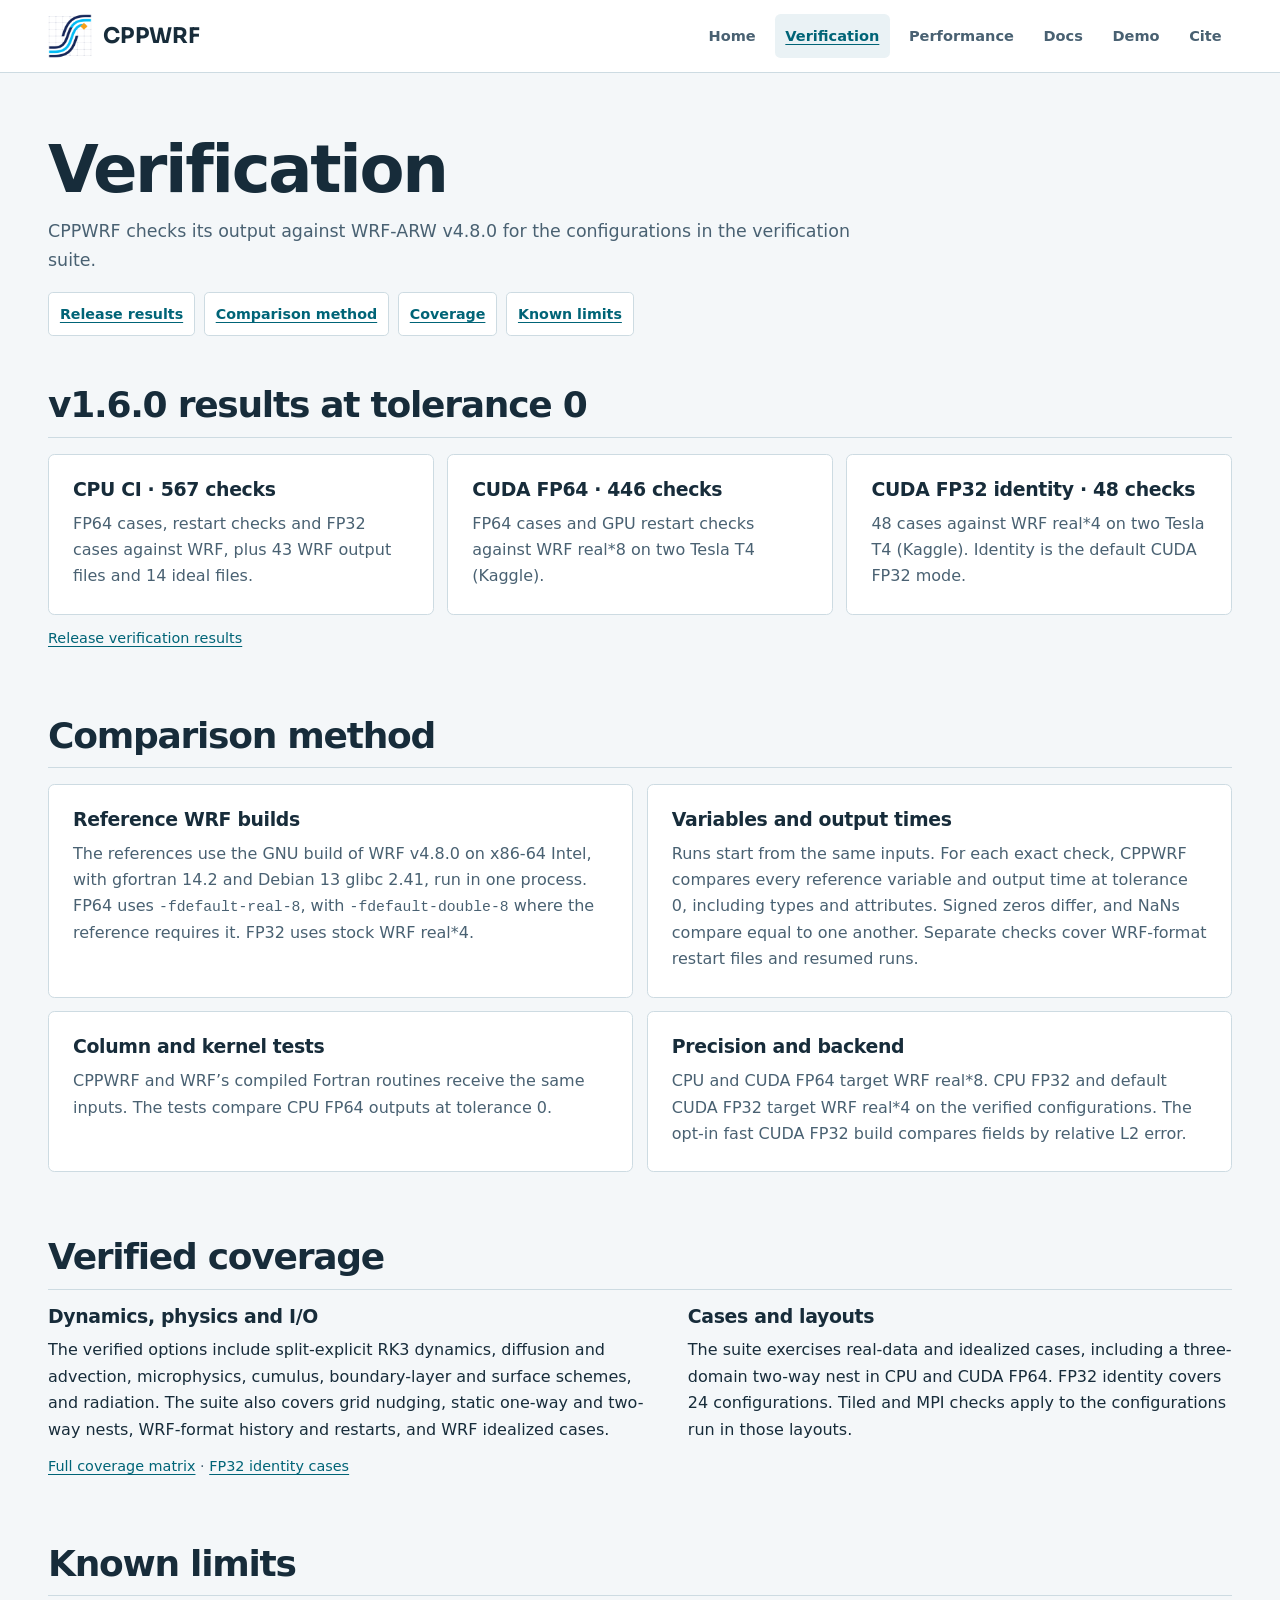
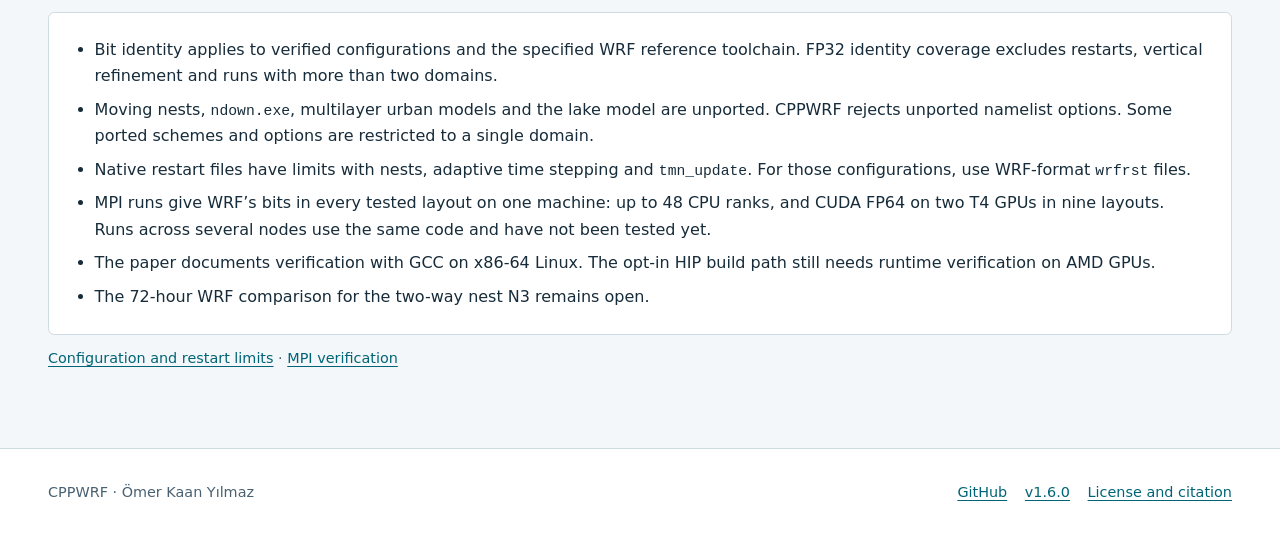
<file: verification.html>
<!doctype html>
<html lang="en">
<head>
  <meta charset="utf-8">
  <meta name="viewport" content="width=device-width, initial-scale=1">
  <meta name="description" content="WRF reference builds, tolerance-zero comparisons, verified configurations and known limits of CPPWRF.">
  <title>Verification | CPPWRF</title>
  <link rel="icon" type="image/png" href="assets/favicon.png">
  <link rel="stylesheet" href="styles.css">
</head>
<body>
<a class="skip" href="#main">Skip to content</a>
<header class="site-header">
  <div class="shell header-inner">
    <a class="brand" href="index.html"><picture><source srcset="assets/mark-dark.png" media="(prefers-color-scheme: dark)"><img class="brand-mark" src="assets/mark.png" alt="" width="44" height="44"></picture><span class="brand-word">CPPWRF</span></a>
    <nav aria-label="Main">
      <ul class="site-nav">
        <li><a href="index.html">Home</a></li>
        <li><a href="verification.html" aria-current="page">Verification</a></li>
        <li><a href="performance.html">Performance</a></li>
        <li><a href="docs.html">Docs</a></li>
        <li><a href="demo.html">Demo</a></li>
        <li><a href="cite.html">Cite</a></li>
      </ul>
    </nav>
  </div>
</header>
<main id="main" tabindex="-1">
  <header class="shell page-head">
    <h1>Verification</h1>
    <p class="measure">CPPWRF checks its output against WRF-ARW v4.8.0 for the configurations in the verification suite.</p>
    <nav aria-label="On this page">
      <ul class="jump-links">
        <li><a href="#results">Release results</a></li>
        <li><a href="#method">Comparison method</a></li>
        <li><a href="#coverage">Coverage</a></li>
        <li><a href="#limits">Known limits</a></li>
      </ul>
    </nav>
  </header>
  <div class="shell content">
    <section class="section" id="results">
      <h2 class="section-title">v1.6.0 results at tolerance 0</h2>
      <div class="grid three">
        <article class="method-card">
          <h3>CPU CI · 567 checks</h3>
          <p>FP64 cases, restart checks and FP32 cases against WRF, plus 43 WRF output files and 14 ideal files.</p>
        </article>
        <article class="method-card">
          <h3>CUDA FP64 · 446 checks</h3>
          <p>FP64 cases and GPU restart checks against WRF real*8 on two Tesla T4 (Kaggle).</p>
        </article>
        <article class="method-card">
          <h3>CUDA FP32 identity · 48 checks</h3>
          <p>48 cases against WRF real*4 on two Tesla T4 (Kaggle). Identity is the default CUDA FP32 mode.</p>
        </article>
      </div>
      <p class="fit-note"><a href="https://github.com/Xassemblianist/CPPWRF/blob/v1.6.0/docs/RELEASE_NOTES.md#verification">Release verification results</a></p>
    </section>

    <section class="section" id="method">
      <h2 class="section-title">Comparison method</h2>
      <div class="grid">
        <article class="method-card">
          <h3>Reference WRF builds</h3>
          <p>The references use the GNU build of WRF v4.8.0 on x86-64 Intel, with gfortran 14.2 and Debian 13 glibc 2.41, run in one process. FP64 uses <code>-fdefault-real-8</code>, with <code>-fdefault-double-8</code> where the reference requires it. FP32 uses stock WRF real*4.</p>
        </article>
        <article class="method-card">
          <h3>Variables and output times</h3>
          <p>Runs start from the same inputs. For each exact check, CPPWRF compares every reference variable and output time at tolerance 0, including types and attributes. Signed zeros differ, and NaNs compare equal to one another. Separate checks cover WRF-format restart files and resumed runs.</p>
        </article>
        <article class="method-card">
          <h3>Column and kernel tests</h3>
          <p>CPPWRF and WRF’s compiled Fortran routines receive the same inputs. The tests compare CPU FP64 outputs at tolerance 0.</p>
        </article>
        <article class="method-card">
          <h3>Precision and backend</h3>
          <p>CPU and CUDA FP64 target WRF real*8. CPU FP32 and default CUDA FP32 target WRF real*4 on the verified configurations. The opt-in fast CUDA FP32 build compares fields by relative L2 error.</p>
        </article>
      </div>
    </section>

    <section class="section" id="coverage">
      <h2 class="section-title">Verified coverage</h2>
      <div class="split">
        <div>
          <h3>Dynamics, physics and I/O</h3>
          <p>The verified options include split-explicit RK3 dynamics, diffusion and advection, microphysics, cumulus, boundary-layer and surface schemes, and radiation. The suite also covers grid nudging, static one-way and two-way nests, WRF-format history and restarts, and WRF idealized cases.</p>
        </div>
        <div>
          <h3>Cases and layouts</h3>
          <p>The suite exercises real-data and idealized cases, including a three-domain two-way nest in CPU and CUDA FP64. FP32 identity covers 24 configurations. Tiled and MPI checks apply to the configurations run in those layouts.</p>
        </div>
      </div>
      <p class="fit-note"><a href="https://github.com/Xassemblianist/CPPWRF/blob/v1.6.0/docs/STATUS.md">Full coverage matrix</a> · <a href="https://github.com/Xassemblianist/CPPWRF/blob/v1.6.0/docs/FP32_IDENTITY.md">FP32 identity cases</a></p>
    </section>

    <section class="section" id="limits">
      <h2 class="section-title">Known limits</h2>
      <div class="panel">
        <ul>
          <li>Bit identity applies to verified configurations and the specified WRF reference toolchain. FP32 identity coverage excludes restarts, vertical refinement and runs with more than two domains.</li>
          <li>Moving nests, <code>ndown.exe</code>, multilayer urban models and the lake model are unported. CPPWRF rejects unported namelist options. Some ported schemes and options are restricted to a single domain.</li>
          <li>Native restart files have limits with nests, adaptive time stepping and <code>tmn_update</code>. For those configurations, use WRF-format <code>wrfrst</code> files.</li>
          <li>MPI runs give WRF’s bits in every tested layout on one machine: up to 48 CPU ranks, and CUDA FP64 on two T4 GPUs in nine layouts. Runs across several nodes use the same code and have not been tested yet.</li>
          <li>The paper documents verification with GCC on x86-64 Linux. The opt-in HIP build path still needs runtime verification on AMD GPUs.</li>
          <li>The 72-hour WRF comparison for the two-way nest N3 remains open.</li>
        </ul>
      </div>
      <p class="fit-note"><a href="https://github.com/Xassemblianist/CPPWRF/blob/v1.6.0/docs/STATUS.md#not-yet-implemented">Configuration and restart limits</a> · <a href="https://github.com/Xassemblianist/CPPWRF/blob/v1.6.0/docs/MPI.md">MPI verification</a></p>
    </section>
  </div>
</main>
<footer class="site-footer">
  <div class="shell footer-inner">
    <p>CPPWRF · Ömer Kaan Yılmaz</p>
    <nav aria-label="Project links">
      <ul class="footer-nav">
        <li><a href="https://github.com/Xassemblianist/CPPWRF">GitHub</a></li>
        <li><a href="https://github.com/Xassemblianist/CPPWRF/releases/tag/v1.6.0">v1.6.0</a></li>
        <li><a href="cite.html#license">License and citation</a></li>
      </ul>
    </nav>
  </div>
</footer>
<script src="assets/header.js" defer></script>
</body>
</html>
</file>
<file: styles.css>
:root {
  color-scheme: light dark;
  --bg: #f4f7f9;
  --surface: #fff;
  --tint: #eaf2f5;
  --ink: #172c3a;
  --muted: #496172;
  --rule: #cddbe2;
  --link: #006477;
  --link-hover: #004955;
  --focus: #007f9b;
  --hero: #102835;
  --hero-edge: #315460;
  --hero-ink: #f2f9fb;
  --hero-muted: #b9d0d9;
  --hero-accent: #8ee0e0;
  --mono: "IBM Plex Mono", ui-monospace, "Cascadia Code", Consolas, monospace;
  --sans: system-ui, -apple-system, BlinkMacSystemFont, "Segoe UI", sans-serif;
}

@media (prefers-color-scheme: dark) {
  :root {
    --bg: #0f1c26;
    --surface: #142633;
    --tint: #1b3342;
    --ink: #ecf4f8;
    --muted: #b0c5d0;
    --rule: #334e5c;
    --link: #8ee0e0;
    --link-hover: #b9f2f0;
    --focus: #8ee0e0;
    --hero: #0c202d;
    --hero-edge: #315460;
  }
}

* { box-sizing: border-box; }

body {
  margin: 0;
  background: var(--bg);
  color: var(--ink);
  font: 1rem/1.65 var(--sans);
  overflow-wrap: anywhere;
}

a { color: var(--link); text-underline-offset: .19em; }
a:hover { color: var(--link-hover); }
:focus-visible { outline: 3px solid var(--focus); outline-offset: 4px; }
img { display: block; max-width: 100%; height: auto; }
code, pre { font-family: var(--mono); }
code { font-size: .92em; }
p, ul, ol, dl, figure { margin: 0; }
p + p, p + ul, p + ol, p + pre, ul + p, figure + p { margin-top: 1rem; }
ul, ol { padding-inline-start: 1.35em; }
li + li { margin-top: .45em; }

.shell { width: calc(100% - 32px); max-width: 74rem; margin-inline: auto; }
.measure { max-width: 73ch; }

.skip {
  position: fixed;
  top: .75rem;
  left: 1rem;
  z-index: 2;
  padding: .5rem .8rem;
  transform: translateY(-200%);
  background: var(--surface);
}
.skip:focus { transform: translateY(0); }

.site-header, .site-footer { background: var(--surface); }
.site-header { border-bottom: 1px solid var(--rule); }
.site-footer { border-top: 1px solid var(--rule); }
.header-inner, .footer-inner {
  display: flex;
  align-items: center;
  justify-content: space-between;
  gap: .75rem 2rem;
  flex-wrap: wrap;
}
.header-inner { min-height: 4.5rem; padding-block: .65rem; }
.footer-inner { padding-block: 1.35rem; color: var(--muted); font-size: .9rem; }
.brand {
  display: inline-flex;
  min-height: 2.75rem;
  align-items: center;
  gap: .65rem;
  color: var(--ink);
  font-weight: 750;
  font-size: 1.15rem;
  text-decoration: none;
  letter-spacing: -.025em;
}
.brand svg { width: 2rem; height: 2rem; flex: none; }
.site-nav, .footer-nav, .actions, .jump-links {
  display: flex;
  flex-wrap: wrap;
  align-items: center;
  gap: .35rem .55rem;
  padding: 0;
  list-style: none;
}
.site-nav li, .footer-nav li, .actions li, .jump-links li { margin: 0; }
.site-nav a {
  display: inline-flex;
  align-items: center;
  min-height: 2.75rem;
  padding-inline: .65rem;
  border-radius: .35rem;
  color: var(--muted);
  font-size: .91rem;
  font-weight: 650;
  text-decoration: none;
}
.site-nav a:hover, .site-nav a[aria-current="page"] {
  color: var(--link);
  background: var(--tint);
}
.site-nav a[aria-current="page"] { text-decoration: underline; }
.footer-nav { column-gap: 1.1rem; }
.footer-nav a { display: inline-flex; align-items: center; min-height: 2.75rem; }

.hero {
  background-color: var(--hero);
  background-image:
    linear-gradient(90deg, #8ee0e00a 1px, transparent 1px),
    linear-gradient(#8ee0e00a 1px, transparent 1px);
  background-size: 36px 36px;
  color: var(--hero-ink);
  border-bottom: 1px solid var(--hero-edge);
  padding-block: clamp(2.6rem, 7vw, 5.25rem);
}
.hero-layout {
  display: grid;
  grid-template-columns: minmax(0, 1.25fr) minmax(0, .85fr);
  gap: clamp(1.8rem, 5vw, 4rem);
  align-items: center;
}
.hero p { color: var(--hero-muted); }
.hero .tagline { font-size: clamp(1.04rem, 2vw, 1.24rem); max-width: 48ch; }
.hero a { color: var(--hero-accent); }
.hero :focus-visible { outline-color: var(--hero-accent); }

.eyebrow {
  color: var(--link);
  font: 600 .875rem/1.45 var(--mono);
  letter-spacing: .03em;
}
.hero .eyebrow { color: var(--hero-accent); }
h1, h2, h3 { margin: 0; line-height: 1.14; letter-spacing: -.035em; }
h1 { font-size: clamp(2.45rem, 7vw, 4.1rem); }
.hero h1 { font-size: clamp(3.1rem, 9vw, 6rem); }
h2 { font-size: clamp(1.6rem, 4.1vw, 2.25rem); }
h3 { font-size: 1.18rem; letter-spacing: -.018em; }
h1 + p, h2 + p, h3 + p { margin-top: .65rem; }
.eyebrow + h1, .eyebrow + h2 { margin-top: .6rem; }

.actions { gap: .65rem; margin-top: 1.35rem; }
.button {
  display: inline-flex;
  min-height: 2.75rem;
  align-items: center;
  padding: .45rem .85rem;
  border: 1px solid var(--link);
  border-radius: .35rem;
  background: var(--link);
  color: var(--surface);
  font-weight: 700;
  text-decoration: none;
}
.button:hover { color: var(--surface); background: var(--link-hover); }
.button.secondary { background: transparent; color: var(--link); }
.button.secondary:hover { background: var(--tint); }
.hero a.button { color: #102835; background: var(--hero-accent); border-color: var(--hero-accent); }
.hero a.button:hover { background: #cff6f3; border-color: #cff6f3; }
.hero a.button.secondary { color: var(--hero-ink); background: transparent; border-color: #6e9aa4; }
.hero a.button.secondary:hover { background: #203f4d; }

.bench-panel {
  min-width: 0;
  padding: clamp(1rem, 3vw, 1.6rem);
  background: #132f3d;
  border: 1px solid var(--hero-edge);
  border-top: 3px solid var(--hero-accent);
  border-radius: .45rem;
}
.bench-panel h2 { font-size: 1.34rem; }
.bench-panel .bench-note { font-size: .9rem; }
.bench-metrics { margin-block: .9rem; }
.bench-metrics div {
  display: grid;
  grid-template-columns: minmax(0, 1fr) auto;
  gap: .75rem;
  align-items: center;
  padding-block: .55rem;
  border-block-start: 1px solid var(--hero-edge);
}
.bench-metrics dt { font-size: .9rem; color: var(--hero-muted); }
.bench-metrics dd { margin: 0; font: 650 clamp(1.2rem, 3vw, 1.6rem)/1.2 var(--mono); color: var(--hero-ink); }

.page-head { padding-block: clamp(2.1rem, 5vw, 3.7rem) clamp(1.6rem, 4vw, 3rem); }
.page-head > p { color: var(--muted); font-size: 1.09rem; }
.content { padding-bottom: clamp(2.35rem, 6vw, 4.8rem); }
.home-content { padding-top: clamp(2rem, 5vw, 3.5rem); }
.section + .section { margin-top: clamp(2.25rem, 5vw, 4rem); }
.section h2 { margin-bottom: .7rem; }
.section h3 + ul, .section p + .actions { margin-top: .7rem; }
.panel, .method-card, .resource, .paper-figure, .disclosure {
  background: var(--surface);
  border: 1px solid var(--rule);
  border-radius: .4rem;
}
.panel, .method-card, .resource { padding: clamp(.95rem, 2.5vw, 1.5rem); }
.panel + .panel { margin-top: 1.2rem; }
.grid { display: grid; gap: .85rem; grid-template-columns: repeat(2, minmax(0, 1fr)); }
.grid.three { grid-template-columns: repeat(3, minmax(0, 1fr)); }
.grid > *, .split > * { min-width: 0; }
.split {
  display: grid;
  grid-template-columns: minmax(0, 1.05fr) minmax(0, .95fr);
  gap: clamp(1.25rem, 3vw, 2.5rem);
  align-items: start;
}
.resource p, .method-card p, .small { color: var(--muted); }
.resource h3 a { text-decoration-thickness: 1px; }
.resource p { margin-top: .4rem; }
.section-title { padding-bottom: .7rem; border-bottom: 1px solid var(--rule); }
.section-title + .grid, .section-title + .split, .section-title + .panel { margin-top: 1rem; }

.jump-links { margin-top: 1.1rem; }
.jump-links a {
  display: inline-flex;
  min-height: 2.75rem;
  align-items: center;
  padding: .25rem .68rem;
  background: var(--surface);
  border: 1px solid var(--rule);
  border-radius: .3rem;
  font-size: .89rem;
  font-weight: 650;
}
.section[id] { scroll-margin-top: 1rem; }

.table-box {
  margin-top: .9rem;
  border: 1px solid var(--rule);
  border-radius: .4rem;
  background: var(--surface);
}
table {
  width: 100%;
  border-collapse: collapse;
  table-layout: fixed;
  font-size: .9rem;
  font-variant-numeric: tabular-nums;
  line-height: 1.4;
}
caption { padding: .8rem .85rem; text-align: left; font-weight: 700; }
thead { background: var(--tint); }
th, td { padding: .63rem .75rem; border-top: 1px solid var(--rule); text-align: left; vertical-align: top; }
th { font-weight: 700; }
td span { display: inline-block; }
td .cell-label { display: none; }
.num { text-align: right; }
.matrix th:first-child { width: 7%; }
.matrix td .ratio { display: block; color: var(--link); font-weight: 650; }
.history .model { width: 27%; }
.case-table .configuration { width: 38%; }
.identity-table .comparison { width: 55%; }
.fit-note { margin-top: .75rem; font-size: .9rem; color: var(--muted); }

.disclosure { margin-top: .85rem; }
.disclosure summary { padding: .85rem 1rem; cursor: pointer; font-weight: 700; color: var(--link); }
.disclosure[open] summary { border-bottom: 1px solid var(--rule); }
.disclosure-body { padding: 1rem; }
.disclosure-body .table-box:first-child { margin-top: 0; }
.paper-figure { margin-top: .95rem; overflow: clip; }
.paper-figure img { width: 100%; }
.paper-figure figcaption { padding: .75rem .9rem; border-top: 1px solid var(--rule); color: var(--muted); font-size: .9rem; }
.figure-content { max-width: 52rem; margin-inline: auto; }
.figure-content h3 { margin-top: 1.25rem; }

pre {
  margin: 0;
  padding: .9rem 1rem;
  border: 1px solid var(--rule);
  border-radius: .4rem;
  background: var(--tint);
  font-size: .9rem;
  line-height: 1.55;
  white-space: pre-wrap;
  overflow-wrap: anywhere;
  tab-size: 2;
}
pre code { font-size: inherit; }
.step-list { padding-left: 1.35em; }
.step-list li + li { margin-top: .7rem; }
.link-list { columns: 2; column-gap: 1.7rem; }
.link-list li { break-inside: avoid; }

@media (max-width: 50rem) {
  .hero-layout, .split { grid-template-columns: minmax(0, 1fr); }
  .grid.three { grid-template-columns: repeat(2, minmax(0, 1fr)); }
  table, tbody, tr, th, td { display: block; }
  thead {
    position: absolute;
    width: 1px;
    height: 1px;
    overflow: hidden;
    clip-path: inset(50%);
    white-space: nowrap;
  }
  tbody tr { padding: .3rem .8rem .55rem; border-top: 1px solid var(--rule); }
  tbody tr:nth-child(odd) { background: var(--tint); }
  tbody tr:last-child { border-radius: 0 0 .35rem .35rem; }
  tbody td, tbody th { border-top: 0; padding: .33rem 0; }
  tbody th, .matrix tbody th:first-child { width: auto; font-size: 1rem; }
  tbody td, tbody td.num {
    display: grid;
    grid-template-columns: minmax(0, 1fr) minmax(0, 1.1fr);
    gap: .45rem;
    text-align: right;
  }
  td .cell-label { display: block; color: var(--muted); text-align: left; }
  caption { display: block; }
  .matrix td .ratio { display: inline; }
}

@media (max-width: 36rem) {
  .header-inner { gap: .2rem; padding-block: .45rem; }
  .site-nav { gap: .15rem .25rem; }
  .site-nav a { padding-inline: .5rem; }
  .grid, .grid.three { grid-template-columns: minmax(0, 1fr); }
  .link-list { columns: 1; }
}

@media (max-width: 28rem) {
  .header-inner nav { width: 100%; }
  .site-nav { display: grid; grid-template-columns: repeat(3, minmax(0, 1fr)); }
  .site-nav a { justify-content: center; width: 100%; padding-inline: .3rem; }
}

/* brand: the mark and the word in Sora Bold; the header shrinks after scrolling (assets/header.js) */
@font-face { font-family: "Sora"; src: url("assets/fonts/Sora.ttf") format("truetype"); font-weight: 100 800; font-display: swap; }
.site-header { position: sticky; top: 0; z-index: 10; transition: box-shadow .25s ease; }
.header-inner { transition: min-height .25s ease, padding .25s ease; }
.brand { gap: .7rem; }
.brand-mark { width: 2.75rem; height: 2.75rem; display: block; transition: width .25s ease, height .25s ease; }
.brand-word { font-family: "Sora", system-ui, sans-serif; font-weight: 700; font-size: 1.35rem; letter-spacing: .01em;
  display: inline-block; overflow: hidden; white-space: nowrap; max-width: 8em;
  transition: max-width .3s ease, opacity .2s ease, font-size .25s ease; }
.site-header.compact { box-shadow: 0 1px 10px rgba(0,0,0,.08); }
.site-header.compact .header-inner { min-height: 3.25rem; padding-block: .3rem; }
.site-header.compact .brand-mark { width: 2rem; height: 2rem; }
.site-header.compact .brand-word { max-width: 0; opacity: 0; }
@media (prefers-reduced-motion: reduce) {
  .site-header, .header-inner, .brand-mark, .brand-word { transition: none; }
}
.hero h1 { font-family: "Sora", system-ui, sans-serif; font-weight: 700; letter-spacing: .005em; }
</file>
